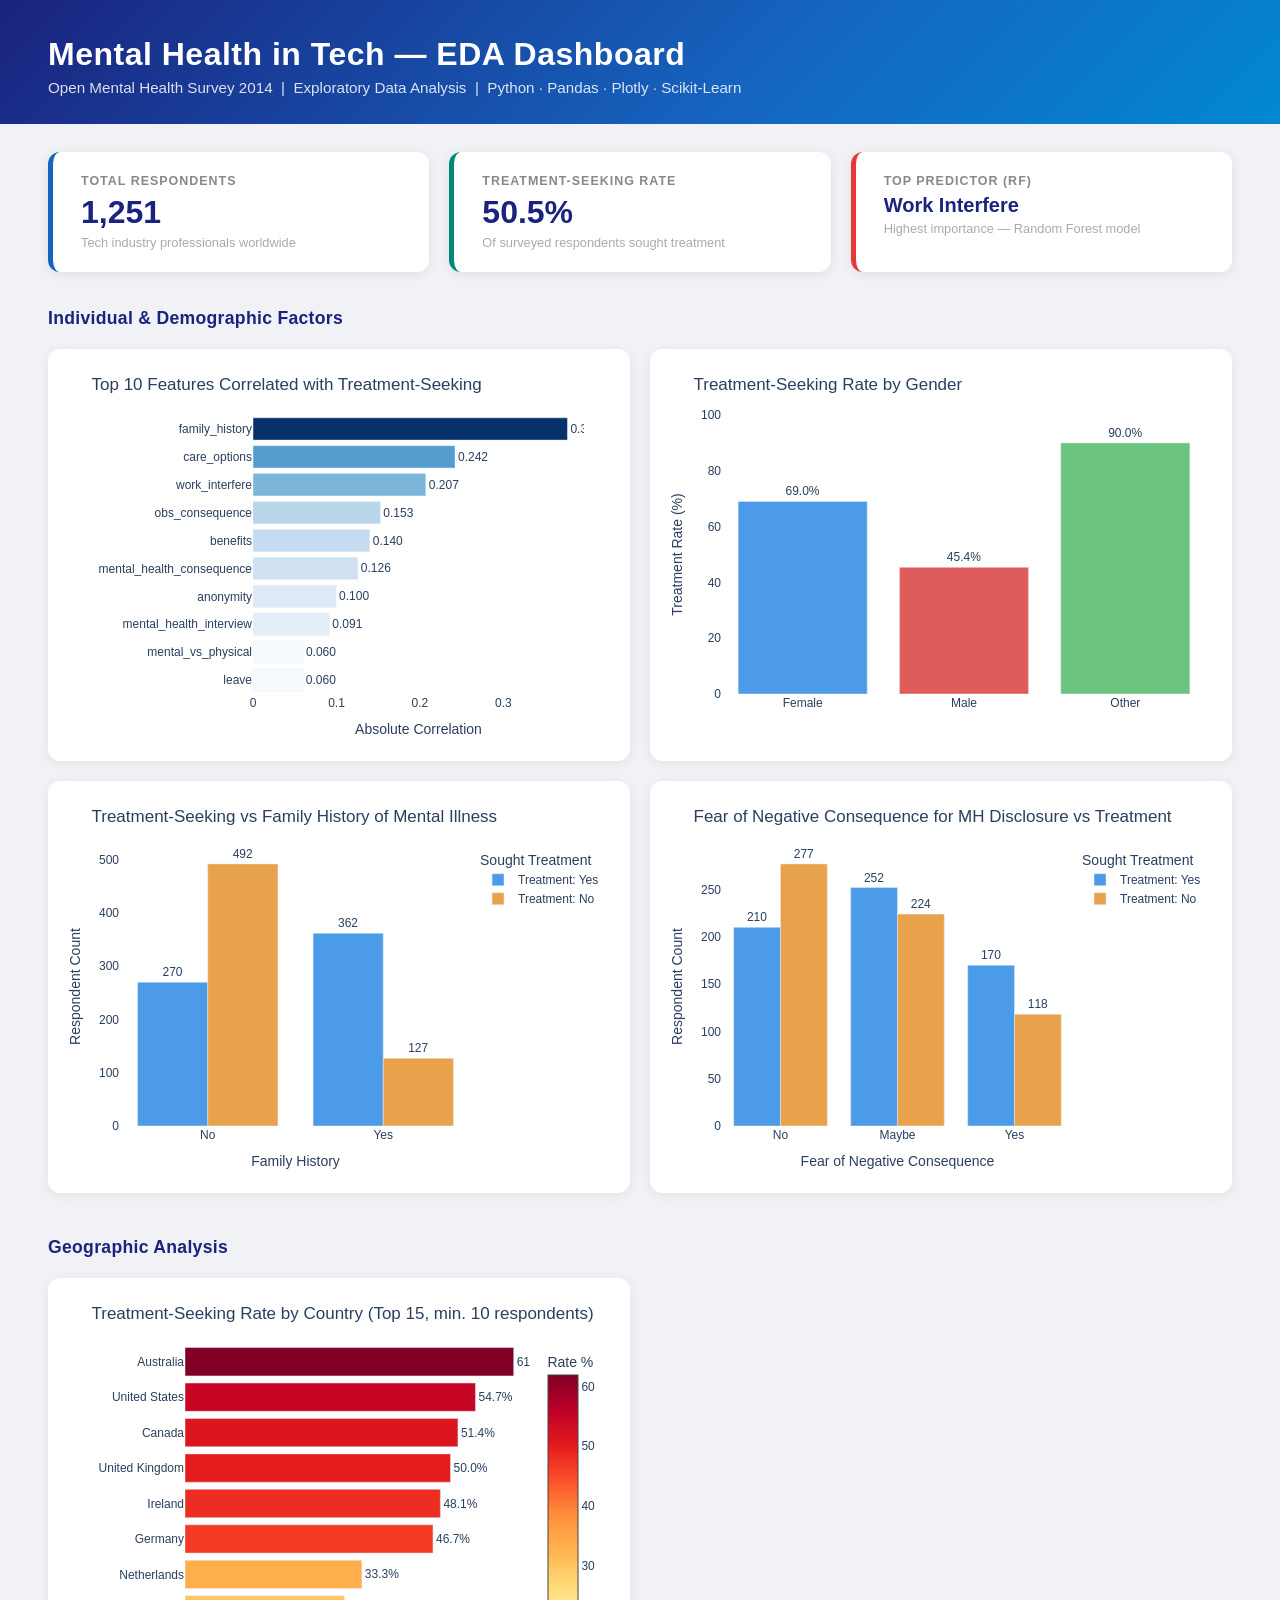
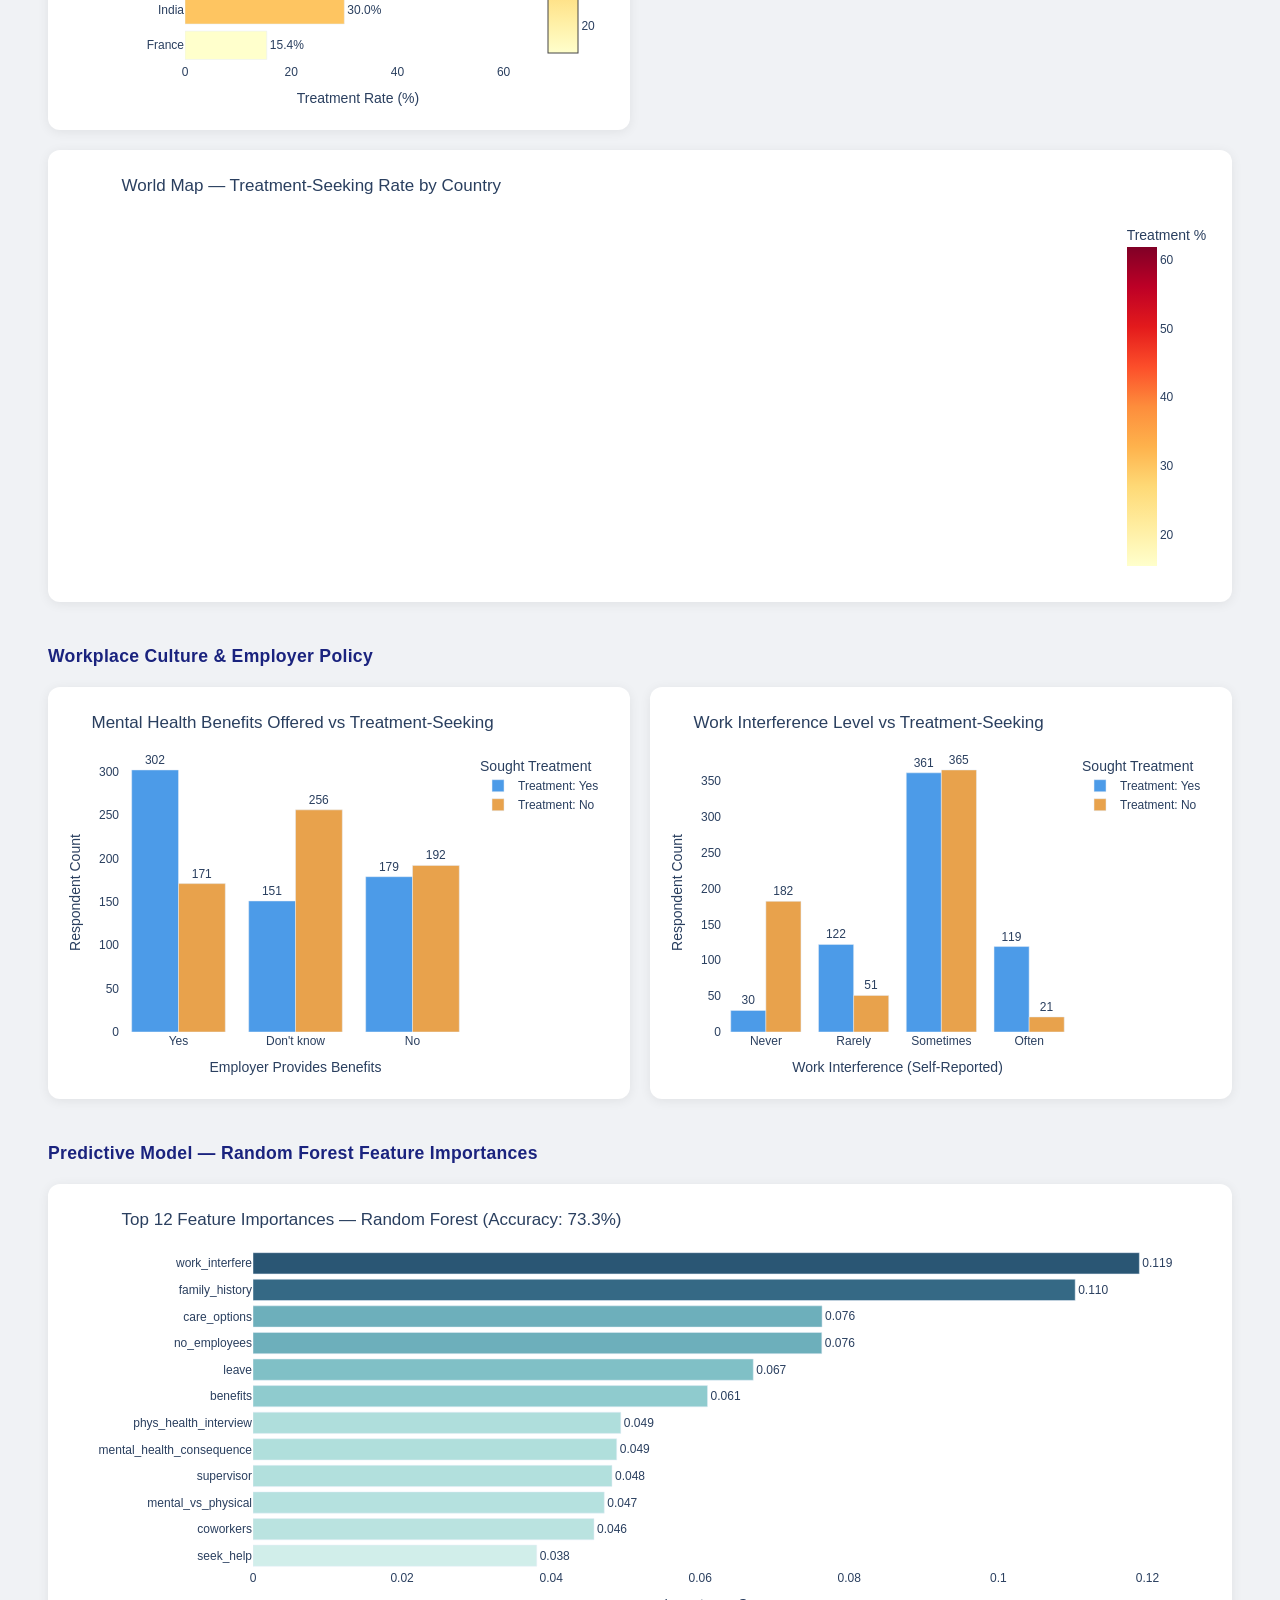
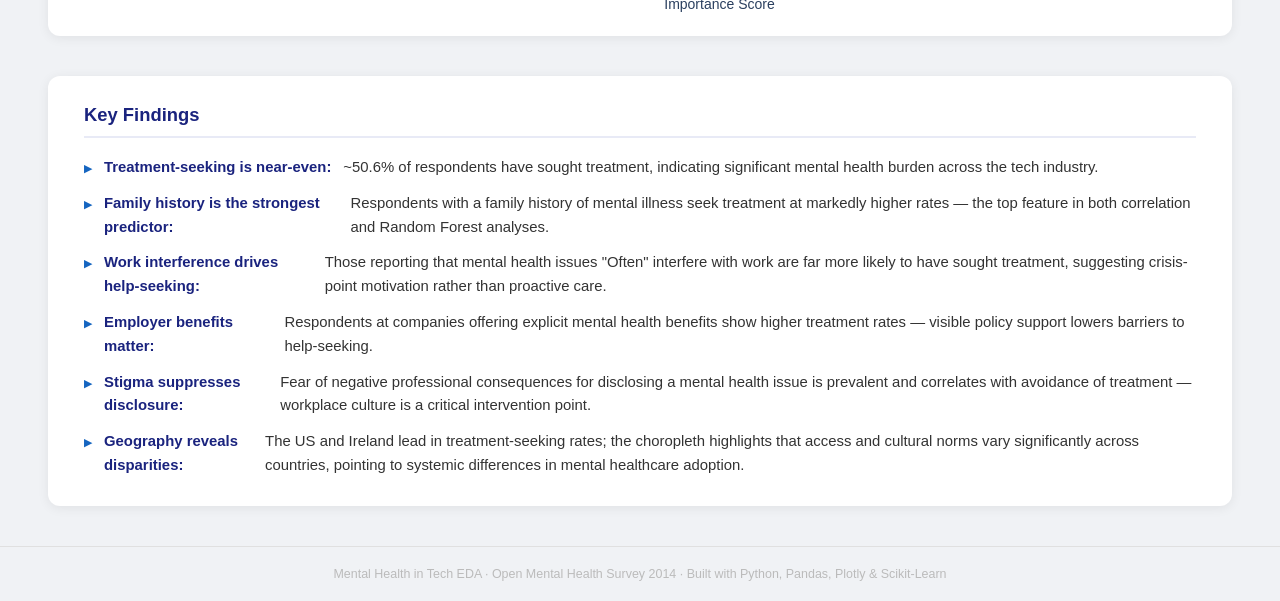
<file: demos/mental-health/index.html>
<!DOCTYPE html>
<html lang="en">
<head>
  <meta charset="UTF-8"/>
  <meta name="viewport" content="width=device-width, initial-scale=1.0"/>
  <title>Mental Health in Tech — EDA Dashboard</title>
  <script src="../plotly.min.js"></script>
  <style>
    *, *::before, *::after { box-sizing: border-box; margin: 0; padding: 0; }
    body {
      font-family: 'Segoe UI', Arial, sans-serif;
      background: #f0f2f5;
      color: #222;
    }

    /* ── Header ── */
    .header {
      background: linear-gradient(135deg, #1a237e 0%, #1565c0 60%, #0288d1 100%);
      color: white;
      padding: 36px 48px 28px;
    }
    .header h1 { font-size: 2rem; font-weight: 700; letter-spacing: 0.5px; }
    .header p  { margin-top: 6px; font-size: 0.95rem; opacity: 0.85; }

    /* ── Stat Cards ── */
    .cards {
      display: flex; gap: 20px; flex-wrap: wrap;
      padding: 28px 48px 8px;
    }
    .card {
      flex: 1; min-width: 200px;
      background: white;
      border-radius: 12px;
      padding: 22px 28px;
      box-shadow: 0 2px 12px rgba(0,0,0,0.08);
      border-left: 5px solid;
    }
    .card:nth-child(1) { border-color: #1565c0; }
    .card:nth-child(2) { border-color: #00897b; }
    .card:nth-child(3) { border-color: #e53935; }
    .card-label { font-size: 0.78rem; font-weight: 600;
                   text-transform: uppercase; letter-spacing: 1px;
                   color: #888; margin-bottom: 6px; }
    .card-value { font-size: 2rem; font-weight: 700; color: #1a237e; }
    .card-sub   { font-size: 0.8rem; color: #aaa; margin-top: 4px; }

    /* ── Section Labels ── */
    .section-title {
      padding: 28px 48px 4px;
      font-size: 1.1rem; font-weight: 700;
      color: #1a237e; letter-spacing: 0.3px;
    }

    /* ── Chart Grid ── */
    .grid {
      display: grid;
      grid-template-columns: repeat(2, 1fr);
      gap: 20px;
      padding: 16px 48px;
    }
    .chart-card {
      background: white;
      border-radius: 12px;
      padding: 16px;
      box-shadow: 0 2px 12px rgba(0,0,0,0.07);
      overflow: hidden;
    }
    .chart-card.full {
      grid-column: 1 / -1;   /* spans both columns */
    }

    /* ── Key Findings ── */
    .findings {
      margin: 24px 48px 40px;
      background: white;
      border-radius: 12px;
      padding: 28px 36px;
      box-shadow: 0 2px 12px rgba(0,0,0,0.07);
    }
    .findings h2 {
      font-size: 1.15rem; font-weight: 700;
      color: #1a237e; margin-bottom: 18px;
      padding-bottom: 10px;
      border-bottom: 2px solid #e8eaf6;
    }
    .findings ul { list-style: none; display: flex; flex-direction: column; gap: 12px; }
    .findings li {
      display: flex; align-items: flex-start; gap: 12px;
      font-size: 0.93rem; line-height: 1.6; color: #333;
    }
    .findings li::before {
      content: '▶';
      color: #1565c0; font-size: 0.7rem;
      margin-top: 4px; flex-shrink: 0;
    }
    .findings li strong { color: #1a237e; }

    /* ── Footer ── */
    .footer {
      text-align: center; padding: 20px;
      font-size: 0.78rem; color: #bbb;
      border-top: 1px solid #e0e0e0;
    }

    @media (max-width: 900px) {
      .grid { grid-template-columns: 1fr; }
      .chart-card.full { grid-column: 1; }
      .cards, .grid, .findings, .section-title { padding-left: 20px; padding-right: 20px; }
      .header { padding: 24px 20px; }
    }
  </style>
</head>
<body>

<!-- ══ HEADER ══ -->
<div class="header">
  <h1>Mental Health in Tech — EDA Dashboard</h1>
  <p>Open Mental Health Survey 2014 &nbsp;|&nbsp; Exploratory Data Analysis &nbsp;|&nbsp;
     Python · Pandas · Plotly · Scikit-Learn</p>
</div>

<!-- ══ STAT CARDS ══ -->
<div class="cards">
  <div class="card">
    <div class="card-label">Total Respondents</div>
    <div class="card-value">1,251</div>
    <div class="card-sub">Tech industry professionals worldwide</div>
  </div>
  <div class="card">
    <div class="card-label">Treatment-Seeking Rate</div>
    <div class="card-value">50.5%</div>
    <div class="card-sub">Of surveyed respondents sought treatment</div>
  </div>
  <div class="card">
    <div class="card-label">Top Predictor (RF)</div>
    <div class="card-value" style="font-size:1.25rem">Work Interfere</div>
    <div class="card-sub">Highest importance — Random Forest model</div>
  </div>
</div>

<!-- ══ SECTION 1: Individual & Demographic Factors ══ -->
<div class="section-title">Individual &amp; Demographic Factors</div>
<div class="grid">
  <div class="chart-card"><div>                            <div id="dfd8e5b0-6eac-4757-b2d9-fb21e8472a4c" class="plotly-graph-div" style="height:380px; width:100%;"></div>            <script type="text/javascript">                                    window.PLOTLYENV=window.PLOTLYENV || {};                                    if (document.getElementById("dfd8e5b0-6eac-4757-b2d9-fb21e8472a4c")) {                    Plotly.newPlot(                        "dfd8e5b0-6eac-4757-b2d9-fb21e8472a4c",                        [{"marker":{"color":[0.059625591011214396,0.05977856078040095,0.09138664077681846,0.099520753464751,0.12555352065075107,0.1398066461527902,0.15252408524780406,0.2069722320214631,0.24196949801102505,0.3766737770397152],"colorscale":[[0.0,"rgb(247,251,255)"],[0.125,"rgb(222,235,247)"],[0.25,"rgb(198,219,239)"],[0.375,"rgb(158,202,225)"],[0.5,"rgb(107,174,214)"],[0.625,"rgb(66,146,198)"],[0.75,"rgb(33,113,181)"],[0.875,"rgb(8,81,156)"],[1.0,"rgb(8,48,107)"]],"showscale":false},"orientation":"h","text":["0.060","0.060","0.091","0.100","0.126","0.140","0.153","0.207","0.242","0.377"],"textposition":"outside","x":[0.059625591011214396,0.05977856078040095,0.09138664077681846,0.099520753464751,0.12555352065075107,0.1398066461527902,0.15252408524780406,0.2069722320214631,0.24196949801102505,0.3766737770397152],"y":["leave","mental_vs_physical","mental_health_interview","anonymity","mental_health_consequence","benefits","obs_consequence","work_interfere","care_options","family_history"],"type":"bar"}],                        {"template":{"data":{"histogram2dcontour":[{"type":"histogram2dcontour","colorbar":{"outlinewidth":0,"ticks":""},"colorscale":[[0.0,"#0d0887"],[0.1111111111111111,"#46039f"],[0.2222222222222222,"#7201a8"],[0.3333333333333333,"#9c179e"],[0.4444444444444444,"#bd3786"],[0.5555555555555556,"#d8576b"],[0.6666666666666666,"#ed7953"],[0.7777777777777778,"#fb9f3a"],[0.8888888888888888,"#fdca26"],[1.0,"#f0f921"]]}],"choropleth":[{"type":"choropleth","colorbar":{"outlinewidth":0,"ticks":""}}],"histogram2d":[{"type":"histogram2d","colorbar":{"outlinewidth":0,"ticks":""},"colorscale":[[0.0,"#0d0887"],[0.1111111111111111,"#46039f"],[0.2222222222222222,"#7201a8"],[0.3333333333333333,"#9c179e"],[0.4444444444444444,"#bd3786"],[0.5555555555555556,"#d8576b"],[0.6666666666666666,"#ed7953"],[0.7777777777777778,"#fb9f3a"],[0.8888888888888888,"#fdca26"],[1.0,"#f0f921"]]}],"heatmap":[{"type":"heatmap","colorbar":{"outlinewidth":0,"ticks":""},"colorscale":[[0.0,"#0d0887"],[0.1111111111111111,"#46039f"],[0.2222222222222222,"#7201a8"],[0.3333333333333333,"#9c179e"],[0.4444444444444444,"#bd3786"],[0.5555555555555556,"#d8576b"],[0.6666666666666666,"#ed7953"],[0.7777777777777778,"#fb9f3a"],[0.8888888888888888,"#fdca26"],[1.0,"#f0f921"]]}],"heatmapgl":[{"type":"heatmapgl","colorbar":{"outlinewidth":0,"ticks":""},"colorscale":[[0.0,"#0d0887"],[0.1111111111111111,"#46039f"],[0.2222222222222222,"#7201a8"],[0.3333333333333333,"#9c179e"],[0.4444444444444444,"#bd3786"],[0.5555555555555556,"#d8576b"],[0.6666666666666666,"#ed7953"],[0.7777777777777778,"#fb9f3a"],[0.8888888888888888,"#fdca26"],[1.0,"#f0f921"]]}],"contourcarpet":[{"type":"contourcarpet","colorbar":{"outlinewidth":0,"ticks":""}}],"contour":[{"type":"contour","colorbar":{"outlinewidth":0,"ticks":""},"colorscale":[[0.0,"#0d0887"],[0.1111111111111111,"#46039f"],[0.2222222222222222,"#7201a8"],[0.3333333333333333,"#9c179e"],[0.4444444444444444,"#bd3786"],[0.5555555555555556,"#d8576b"],[0.6666666666666666,"#ed7953"],[0.7777777777777778,"#fb9f3a"],[0.8888888888888888,"#fdca26"],[1.0,"#f0f921"]]}],"surface":[{"type":"surface","colorbar":{"outlinewidth":0,"ticks":""},"colorscale":[[0.0,"#0d0887"],[0.1111111111111111,"#46039f"],[0.2222222222222222,"#7201a8"],[0.3333333333333333,"#9c179e"],[0.4444444444444444,"#bd3786"],[0.5555555555555556,"#d8576b"],[0.6666666666666666,"#ed7953"],[0.7777777777777778,"#fb9f3a"],[0.8888888888888888,"#fdca26"],[1.0,"#f0f921"]]}],"mesh3d":[{"type":"mesh3d","colorbar":{"outlinewidth":0,"ticks":""}}],"scatter":[{"fillpattern":{"fillmode":"overlay","size":10,"solidity":0.2},"type":"scatter"}],"parcoords":[{"type":"parcoords","line":{"colorbar":{"outlinewidth":0,"ticks":""}}}],"scatterpolargl":[{"type":"scatterpolargl","marker":{"colorbar":{"outlinewidth":0,"ticks":""}}}],"bar":[{"error_x":{"color":"#2a3f5f"},"error_y":{"color":"#2a3f5f"},"marker":{"line":{"color":"#E5ECF6","width":0.5},"pattern":{"fillmode":"overlay","size":10,"solidity":0.2}},"type":"bar"}],"scattergeo":[{"type":"scattergeo","marker":{"colorbar":{"outlinewidth":0,"ticks":""}}}],"scatterpolar":[{"type":"scatterpolar","marker":{"colorbar":{"outlinewidth":0,"ticks":""}}}],"histogram":[{"marker":{"pattern":{"fillmode":"overlay","size":10,"solidity":0.2}},"type":"histogram"}],"scattergl":[{"type":"scattergl","marker":{"colorbar":{"outlinewidth":0,"ticks":""}}}],"scatter3d":[{"type":"scatter3d","line":{"colorbar":{"outlinewidth":0,"ticks":""}},"marker":{"colorbar":{"outlinewidth":0,"ticks":""}}}],"scattermapbox":[{"type":"scattermapbox","marker":{"colorbar":{"outlinewidth":0,"ticks":""}}}],"scatterternary":[{"type":"scatterternary","marker":{"colorbar":{"outlinewidth":0,"ticks":""}}}],"scattercarpet":[{"type":"scattercarpet","marker":{"colorbar":{"outlinewidth":0,"ticks":""}}}],"carpet":[{"aaxis":{"endlinecolor":"#2a3f5f","gridcolor":"white","linecolor":"white","minorgridcolor":"white","startlinecolor":"#2a3f5f"},"baxis":{"endlinecolor":"#2a3f5f","gridcolor":"white","linecolor":"white","minorgridcolor":"white","startlinecolor":"#2a3f5f"},"type":"carpet"}],"table":[{"cells":{"fill":{"color":"#EBF0F8"},"line":{"color":"white"}},"header":{"fill":{"color":"#C8D4E3"},"line":{"color":"white"}},"type":"table"}],"barpolar":[{"marker":{"line":{"color":"#E5ECF6","width":0.5},"pattern":{"fillmode":"overlay","size":10,"solidity":0.2}},"type":"barpolar"}],"pie":[{"automargin":true,"type":"pie"}]},"layout":{"autotypenumbers":"strict","colorway":["#636efa","#EF553B","#00cc96","#ab63fa","#FFA15A","#19d3f3","#FF6692","#B6E880","#FF97FF","#FECB52"],"font":{"color":"#2a3f5f"},"hovermode":"closest","hoverlabel":{"align":"left"},"paper_bgcolor":"white","plot_bgcolor":"#E5ECF6","polar":{"bgcolor":"#E5ECF6","angularaxis":{"gridcolor":"white","linecolor":"white","ticks":""},"radialaxis":{"gridcolor":"white","linecolor":"white","ticks":""}},"ternary":{"bgcolor":"#E5ECF6","aaxis":{"gridcolor":"white","linecolor":"white","ticks":""},"baxis":{"gridcolor":"white","linecolor":"white","ticks":""},"caxis":{"gridcolor":"white","linecolor":"white","ticks":""}},"coloraxis":{"colorbar":{"outlinewidth":0,"ticks":""}},"colorscale":{"sequential":[[0.0,"#0d0887"],[0.1111111111111111,"#46039f"],[0.2222222222222222,"#7201a8"],[0.3333333333333333,"#9c179e"],[0.4444444444444444,"#bd3786"],[0.5555555555555556,"#d8576b"],[0.6666666666666666,"#ed7953"],[0.7777777777777778,"#fb9f3a"],[0.8888888888888888,"#fdca26"],[1.0,"#f0f921"]],"sequentialminus":[[0.0,"#0d0887"],[0.1111111111111111,"#46039f"],[0.2222222222222222,"#7201a8"],[0.3333333333333333,"#9c179e"],[0.4444444444444444,"#bd3786"],[0.5555555555555556,"#d8576b"],[0.6666666666666666,"#ed7953"],[0.7777777777777778,"#fb9f3a"],[0.8888888888888888,"#fdca26"],[1.0,"#f0f921"]],"diverging":[[0,"#8e0152"],[0.1,"#c51b7d"],[0.2,"#de77ae"],[0.3,"#f1b6da"],[0.4,"#fde0ef"],[0.5,"#f7f7f7"],[0.6,"#e6f5d0"],[0.7,"#b8e186"],[0.8,"#7fbc41"],[0.9,"#4d9221"],[1,"#276419"]]},"xaxis":{"gridcolor":"white","linecolor":"white","ticks":"","title":{"standoff":15},"zerolinecolor":"white","automargin":true,"zerolinewidth":2},"yaxis":{"gridcolor":"white","linecolor":"white","ticks":"","title":{"standoff":15},"zerolinecolor":"white","automargin":true,"zerolinewidth":2},"scene":{"xaxis":{"backgroundcolor":"#E5ECF6","gridcolor":"white","linecolor":"white","showbackground":true,"ticks":"","zerolinecolor":"white","gridwidth":2},"yaxis":{"backgroundcolor":"#E5ECF6","gridcolor":"white","linecolor":"white","showbackground":true,"ticks":"","zerolinecolor":"white","gridwidth":2},"zaxis":{"backgroundcolor":"#E5ECF6","gridcolor":"white","linecolor":"white","showbackground":true,"ticks":"","zerolinecolor":"white","gridwidth":2}},"shapedefaults":{"line":{"color":"#2a3f5f"}},"annotationdefaults":{"arrowcolor":"#2a3f5f","arrowhead":0,"arrowwidth":1},"geo":{"bgcolor":"white","landcolor":"#E5ECF6","subunitcolor":"white","showland":true,"showlakes":true,"lakecolor":"white"},"title":{"x":0.05},"mapbox":{"style":"light"}}},"margin":{"l":10,"r":30,"t":50,"b":40},"title":{"text":"Top 10 Features Correlated with Treatment-Seeking"},"xaxis":{"title":{"text":"Absolute Correlation"}},"yaxis":{"title":{"text":""}},"plot_bgcolor":"white","height":380},                        {"responsive": true}                    )                };                            </script>        </div></div>
  <div class="chart-card"><div>                            <div id="90ea05c3-4b22-4cc6-9be4-8027349932c5" class="plotly-graph-div" style="height:380px; width:100%;"></div>            <script type="text/javascript">                                    window.PLOTLYENV=window.PLOTLYENV || {};                                    if (document.getElementById("90ea05c3-4b22-4cc6-9be4-8027349932c5")) {                    Plotly.newPlot(                        "90ea05c3-4b22-4cc6-9be4-8027349932c5",                        [{"marker":{"color":["#4C9BE8","#E05C5C","#6AC47E"]},"text":["69.0%","45.4%","90.0%"],"textposition":"outside","x":["Female","Male","Other"],"y":[69.0,45.4,90.0],"type":"bar"}],                        {"template":{"data":{"histogram2dcontour":[{"type":"histogram2dcontour","colorbar":{"outlinewidth":0,"ticks":""},"colorscale":[[0.0,"#0d0887"],[0.1111111111111111,"#46039f"],[0.2222222222222222,"#7201a8"],[0.3333333333333333,"#9c179e"],[0.4444444444444444,"#bd3786"],[0.5555555555555556,"#d8576b"],[0.6666666666666666,"#ed7953"],[0.7777777777777778,"#fb9f3a"],[0.8888888888888888,"#fdca26"],[1.0,"#f0f921"]]}],"choropleth":[{"type":"choropleth","colorbar":{"outlinewidth":0,"ticks":""}}],"histogram2d":[{"type":"histogram2d","colorbar":{"outlinewidth":0,"ticks":""},"colorscale":[[0.0,"#0d0887"],[0.1111111111111111,"#46039f"],[0.2222222222222222,"#7201a8"],[0.3333333333333333,"#9c179e"],[0.4444444444444444,"#bd3786"],[0.5555555555555556,"#d8576b"],[0.6666666666666666,"#ed7953"],[0.7777777777777778,"#fb9f3a"],[0.8888888888888888,"#fdca26"],[1.0,"#f0f921"]]}],"heatmap":[{"type":"heatmap","colorbar":{"outlinewidth":0,"ticks":""},"colorscale":[[0.0,"#0d0887"],[0.1111111111111111,"#46039f"],[0.2222222222222222,"#7201a8"],[0.3333333333333333,"#9c179e"],[0.4444444444444444,"#bd3786"],[0.5555555555555556,"#d8576b"],[0.6666666666666666,"#ed7953"],[0.7777777777777778,"#fb9f3a"],[0.8888888888888888,"#fdca26"],[1.0,"#f0f921"]]}],"heatmapgl":[{"type":"heatmapgl","colorbar":{"outlinewidth":0,"ticks":""},"colorscale":[[0.0,"#0d0887"],[0.1111111111111111,"#46039f"],[0.2222222222222222,"#7201a8"],[0.3333333333333333,"#9c179e"],[0.4444444444444444,"#bd3786"],[0.5555555555555556,"#d8576b"],[0.6666666666666666,"#ed7953"],[0.7777777777777778,"#fb9f3a"],[0.8888888888888888,"#fdca26"],[1.0,"#f0f921"]]}],"contourcarpet":[{"type":"contourcarpet","colorbar":{"outlinewidth":0,"ticks":""}}],"contour":[{"type":"contour","colorbar":{"outlinewidth":0,"ticks":""},"colorscale":[[0.0,"#0d0887"],[0.1111111111111111,"#46039f"],[0.2222222222222222,"#7201a8"],[0.3333333333333333,"#9c179e"],[0.4444444444444444,"#bd3786"],[0.5555555555555556,"#d8576b"],[0.6666666666666666,"#ed7953"],[0.7777777777777778,"#fb9f3a"],[0.8888888888888888,"#fdca26"],[1.0,"#f0f921"]]}],"surface":[{"type":"surface","colorbar":{"outlinewidth":0,"ticks":""},"colorscale":[[0.0,"#0d0887"],[0.1111111111111111,"#46039f"],[0.2222222222222222,"#7201a8"],[0.3333333333333333,"#9c179e"],[0.4444444444444444,"#bd3786"],[0.5555555555555556,"#d8576b"],[0.6666666666666666,"#ed7953"],[0.7777777777777778,"#fb9f3a"],[0.8888888888888888,"#fdca26"],[1.0,"#f0f921"]]}],"mesh3d":[{"type":"mesh3d","colorbar":{"outlinewidth":0,"ticks":""}}],"scatter":[{"fillpattern":{"fillmode":"overlay","size":10,"solidity":0.2},"type":"scatter"}],"parcoords":[{"type":"parcoords","line":{"colorbar":{"outlinewidth":0,"ticks":""}}}],"scatterpolargl":[{"type":"scatterpolargl","marker":{"colorbar":{"outlinewidth":0,"ticks":""}}}],"bar":[{"error_x":{"color":"#2a3f5f"},"error_y":{"color":"#2a3f5f"},"marker":{"line":{"color":"#E5ECF6","width":0.5},"pattern":{"fillmode":"overlay","size":10,"solidity":0.2}},"type":"bar"}],"scattergeo":[{"type":"scattergeo","marker":{"colorbar":{"outlinewidth":0,"ticks":""}}}],"scatterpolar":[{"type":"scatterpolar","marker":{"colorbar":{"outlinewidth":0,"ticks":""}}}],"histogram":[{"marker":{"pattern":{"fillmode":"overlay","size":10,"solidity":0.2}},"type":"histogram"}],"scattergl":[{"type":"scattergl","marker":{"colorbar":{"outlinewidth":0,"ticks":""}}}],"scatter3d":[{"type":"scatter3d","line":{"colorbar":{"outlinewidth":0,"ticks":""}},"marker":{"colorbar":{"outlinewidth":0,"ticks":""}}}],"scattermapbox":[{"type":"scattermapbox","marker":{"colorbar":{"outlinewidth":0,"ticks":""}}}],"scatterternary":[{"type":"scatterternary","marker":{"colorbar":{"outlinewidth":0,"ticks":""}}}],"scattercarpet":[{"type":"scattercarpet","marker":{"colorbar":{"outlinewidth":0,"ticks":""}}}],"carpet":[{"aaxis":{"endlinecolor":"#2a3f5f","gridcolor":"white","linecolor":"white","minorgridcolor":"white","startlinecolor":"#2a3f5f"},"baxis":{"endlinecolor":"#2a3f5f","gridcolor":"white","linecolor":"white","minorgridcolor":"white","startlinecolor":"#2a3f5f"},"type":"carpet"}],"table":[{"cells":{"fill":{"color":"#EBF0F8"},"line":{"color":"white"}},"header":{"fill":{"color":"#C8D4E3"},"line":{"color":"white"}},"type":"table"}],"barpolar":[{"marker":{"line":{"color":"#E5ECF6","width":0.5},"pattern":{"fillmode":"overlay","size":10,"solidity":0.2}},"type":"barpolar"}],"pie":[{"automargin":true,"type":"pie"}]},"layout":{"autotypenumbers":"strict","colorway":["#636efa","#EF553B","#00cc96","#ab63fa","#FFA15A","#19d3f3","#FF6692","#B6E880","#FF97FF","#FECB52"],"font":{"color":"#2a3f5f"},"hovermode":"closest","hoverlabel":{"align":"left"},"paper_bgcolor":"white","plot_bgcolor":"#E5ECF6","polar":{"bgcolor":"#E5ECF6","angularaxis":{"gridcolor":"white","linecolor":"white","ticks":""},"radialaxis":{"gridcolor":"white","linecolor":"white","ticks":""}},"ternary":{"bgcolor":"#E5ECF6","aaxis":{"gridcolor":"white","linecolor":"white","ticks":""},"baxis":{"gridcolor":"white","linecolor":"white","ticks":""},"caxis":{"gridcolor":"white","linecolor":"white","ticks":""}},"coloraxis":{"colorbar":{"outlinewidth":0,"ticks":""}},"colorscale":{"sequential":[[0.0,"#0d0887"],[0.1111111111111111,"#46039f"],[0.2222222222222222,"#7201a8"],[0.3333333333333333,"#9c179e"],[0.4444444444444444,"#bd3786"],[0.5555555555555556,"#d8576b"],[0.6666666666666666,"#ed7953"],[0.7777777777777778,"#fb9f3a"],[0.8888888888888888,"#fdca26"],[1.0,"#f0f921"]],"sequentialminus":[[0.0,"#0d0887"],[0.1111111111111111,"#46039f"],[0.2222222222222222,"#7201a8"],[0.3333333333333333,"#9c179e"],[0.4444444444444444,"#bd3786"],[0.5555555555555556,"#d8576b"],[0.6666666666666666,"#ed7953"],[0.7777777777777778,"#fb9f3a"],[0.8888888888888888,"#fdca26"],[1.0,"#f0f921"]],"diverging":[[0,"#8e0152"],[0.1,"#c51b7d"],[0.2,"#de77ae"],[0.3,"#f1b6da"],[0.4,"#fde0ef"],[0.5,"#f7f7f7"],[0.6,"#e6f5d0"],[0.7,"#b8e186"],[0.8,"#7fbc41"],[0.9,"#4d9221"],[1,"#276419"]]},"xaxis":{"gridcolor":"white","linecolor":"white","ticks":"","title":{"standoff":15},"zerolinecolor":"white","automargin":true,"zerolinewidth":2},"yaxis":{"gridcolor":"white","linecolor":"white","ticks":"","title":{"standoff":15},"zerolinecolor":"white","automargin":true,"zerolinewidth":2},"scene":{"xaxis":{"backgroundcolor":"#E5ECF6","gridcolor":"white","linecolor":"white","showbackground":true,"ticks":"","zerolinecolor":"white","gridwidth":2},"yaxis":{"backgroundcolor":"#E5ECF6","gridcolor":"white","linecolor":"white","showbackground":true,"ticks":"","zerolinecolor":"white","gridwidth":2},"zaxis":{"backgroundcolor":"#E5ECF6","gridcolor":"white","linecolor":"white","showbackground":true,"ticks":"","zerolinecolor":"white","gridwidth":2}},"shapedefaults":{"line":{"color":"#2a3f5f"}},"annotationdefaults":{"arrowcolor":"#2a3f5f","arrowhead":0,"arrowwidth":1},"geo":{"bgcolor":"white","landcolor":"#E5ECF6","subunitcolor":"white","showland":true,"showlakes":true,"lakecolor":"white"},"title":{"x":0.05},"mapbox":{"style":"light"}}},"yaxis":{"title":{"text":"Treatment Rate (%)"},"range":[0,100]},"margin":{"l":10,"r":10,"t":50,"b":40},"title":{"text":"Treatment-Seeking Rate by Gender"},"xaxis":{"title":{"text":""}},"plot_bgcolor":"white","height":380},                        {"responsive": true}                    )                };                            </script>        </div></div>
  <div class="chart-card"><div>                            <div id="7e82f16b-5d54-4bbe-9f4f-8bea558c84fe" class="plotly-graph-div" style="height:380px; width:100%;"></div>            <script type="text/javascript">                                    window.PLOTLYENV=window.PLOTLYENV || {};                                    if (document.getElementById("7e82f16b-5d54-4bbe-9f4f-8bea558c84fe")) {                    Plotly.newPlot(                        "7e82f16b-5d54-4bbe-9f4f-8bea558c84fe",                        [{"marker":{"color":"#4C9BE8"},"name":"Treatment: Yes","text":[270.0,362.0],"textposition":"outside","x":["No","Yes"],"y":[270,362],"type":"bar"},{"marker":{"color":"#E8A24C"},"name":"Treatment: No","text":[492.0,127.0],"textposition":"outside","x":["No","Yes"],"y":[492,127],"type":"bar"}],                        {"template":{"data":{"histogram2dcontour":[{"type":"histogram2dcontour","colorbar":{"outlinewidth":0,"ticks":""},"colorscale":[[0.0,"#0d0887"],[0.1111111111111111,"#46039f"],[0.2222222222222222,"#7201a8"],[0.3333333333333333,"#9c179e"],[0.4444444444444444,"#bd3786"],[0.5555555555555556,"#d8576b"],[0.6666666666666666,"#ed7953"],[0.7777777777777778,"#fb9f3a"],[0.8888888888888888,"#fdca26"],[1.0,"#f0f921"]]}],"choropleth":[{"type":"choropleth","colorbar":{"outlinewidth":0,"ticks":""}}],"histogram2d":[{"type":"histogram2d","colorbar":{"outlinewidth":0,"ticks":""},"colorscale":[[0.0,"#0d0887"],[0.1111111111111111,"#46039f"],[0.2222222222222222,"#7201a8"],[0.3333333333333333,"#9c179e"],[0.4444444444444444,"#bd3786"],[0.5555555555555556,"#d8576b"],[0.6666666666666666,"#ed7953"],[0.7777777777777778,"#fb9f3a"],[0.8888888888888888,"#fdca26"],[1.0,"#f0f921"]]}],"heatmap":[{"type":"heatmap","colorbar":{"outlinewidth":0,"ticks":""},"colorscale":[[0.0,"#0d0887"],[0.1111111111111111,"#46039f"],[0.2222222222222222,"#7201a8"],[0.3333333333333333,"#9c179e"],[0.4444444444444444,"#bd3786"],[0.5555555555555556,"#d8576b"],[0.6666666666666666,"#ed7953"],[0.7777777777777778,"#fb9f3a"],[0.8888888888888888,"#fdca26"],[1.0,"#f0f921"]]}],"heatmapgl":[{"type":"heatmapgl","colorbar":{"outlinewidth":0,"ticks":""},"colorscale":[[0.0,"#0d0887"],[0.1111111111111111,"#46039f"],[0.2222222222222222,"#7201a8"],[0.3333333333333333,"#9c179e"],[0.4444444444444444,"#bd3786"],[0.5555555555555556,"#d8576b"],[0.6666666666666666,"#ed7953"],[0.7777777777777778,"#fb9f3a"],[0.8888888888888888,"#fdca26"],[1.0,"#f0f921"]]}],"contourcarpet":[{"type":"contourcarpet","colorbar":{"outlinewidth":0,"ticks":""}}],"contour":[{"type":"contour","colorbar":{"outlinewidth":0,"ticks":""},"colorscale":[[0.0,"#0d0887"],[0.1111111111111111,"#46039f"],[0.2222222222222222,"#7201a8"],[0.3333333333333333,"#9c179e"],[0.4444444444444444,"#bd3786"],[0.5555555555555556,"#d8576b"],[0.6666666666666666,"#ed7953"],[0.7777777777777778,"#fb9f3a"],[0.8888888888888888,"#fdca26"],[1.0,"#f0f921"]]}],"surface":[{"type":"surface","colorbar":{"outlinewidth":0,"ticks":""},"colorscale":[[0.0,"#0d0887"],[0.1111111111111111,"#46039f"],[0.2222222222222222,"#7201a8"],[0.3333333333333333,"#9c179e"],[0.4444444444444444,"#bd3786"],[0.5555555555555556,"#d8576b"],[0.6666666666666666,"#ed7953"],[0.7777777777777778,"#fb9f3a"],[0.8888888888888888,"#fdca26"],[1.0,"#f0f921"]]}],"mesh3d":[{"type":"mesh3d","colorbar":{"outlinewidth":0,"ticks":""}}],"scatter":[{"fillpattern":{"fillmode":"overlay","size":10,"solidity":0.2},"type":"scatter"}],"parcoords":[{"type":"parcoords","line":{"colorbar":{"outlinewidth":0,"ticks":""}}}],"scatterpolargl":[{"type":"scatterpolargl","marker":{"colorbar":{"outlinewidth":0,"ticks":""}}}],"bar":[{"error_x":{"color":"#2a3f5f"},"error_y":{"color":"#2a3f5f"},"marker":{"line":{"color":"#E5ECF6","width":0.5},"pattern":{"fillmode":"overlay","size":10,"solidity":0.2}},"type":"bar"}],"scattergeo":[{"type":"scattergeo","marker":{"colorbar":{"outlinewidth":0,"ticks":""}}}],"scatterpolar":[{"type":"scatterpolar","marker":{"colorbar":{"outlinewidth":0,"ticks":""}}}],"histogram":[{"marker":{"pattern":{"fillmode":"overlay","size":10,"solidity":0.2}},"type":"histogram"}],"scattergl":[{"type":"scattergl","marker":{"colorbar":{"outlinewidth":0,"ticks":""}}}],"scatter3d":[{"type":"scatter3d","line":{"colorbar":{"outlinewidth":0,"ticks":""}},"marker":{"colorbar":{"outlinewidth":0,"ticks":""}}}],"scattermapbox":[{"type":"scattermapbox","marker":{"colorbar":{"outlinewidth":0,"ticks":""}}}],"scatterternary":[{"type":"scatterternary","marker":{"colorbar":{"outlinewidth":0,"ticks":""}}}],"scattercarpet":[{"type":"scattercarpet","marker":{"colorbar":{"outlinewidth":0,"ticks":""}}}],"carpet":[{"aaxis":{"endlinecolor":"#2a3f5f","gridcolor":"white","linecolor":"white","minorgridcolor":"white","startlinecolor":"#2a3f5f"},"baxis":{"endlinecolor":"#2a3f5f","gridcolor":"white","linecolor":"white","minorgridcolor":"white","startlinecolor":"#2a3f5f"},"type":"carpet"}],"table":[{"cells":{"fill":{"color":"#EBF0F8"},"line":{"color":"white"}},"header":{"fill":{"color":"#C8D4E3"},"line":{"color":"white"}},"type":"table"}],"barpolar":[{"marker":{"line":{"color":"#E5ECF6","width":0.5},"pattern":{"fillmode":"overlay","size":10,"solidity":0.2}},"type":"barpolar"}],"pie":[{"automargin":true,"type":"pie"}]},"layout":{"autotypenumbers":"strict","colorway":["#636efa","#EF553B","#00cc96","#ab63fa","#FFA15A","#19d3f3","#FF6692","#B6E880","#FF97FF","#FECB52"],"font":{"color":"#2a3f5f"},"hovermode":"closest","hoverlabel":{"align":"left"},"paper_bgcolor":"white","plot_bgcolor":"#E5ECF6","polar":{"bgcolor":"#E5ECF6","angularaxis":{"gridcolor":"white","linecolor":"white","ticks":""},"radialaxis":{"gridcolor":"white","linecolor":"white","ticks":""}},"ternary":{"bgcolor":"#E5ECF6","aaxis":{"gridcolor":"white","linecolor":"white","ticks":""},"baxis":{"gridcolor":"white","linecolor":"white","ticks":""},"caxis":{"gridcolor":"white","linecolor":"white","ticks":""}},"coloraxis":{"colorbar":{"outlinewidth":0,"ticks":""}},"colorscale":{"sequential":[[0.0,"#0d0887"],[0.1111111111111111,"#46039f"],[0.2222222222222222,"#7201a8"],[0.3333333333333333,"#9c179e"],[0.4444444444444444,"#bd3786"],[0.5555555555555556,"#d8576b"],[0.6666666666666666,"#ed7953"],[0.7777777777777778,"#fb9f3a"],[0.8888888888888888,"#fdca26"],[1.0,"#f0f921"]],"sequentialminus":[[0.0,"#0d0887"],[0.1111111111111111,"#46039f"],[0.2222222222222222,"#7201a8"],[0.3333333333333333,"#9c179e"],[0.4444444444444444,"#bd3786"],[0.5555555555555556,"#d8576b"],[0.6666666666666666,"#ed7953"],[0.7777777777777778,"#fb9f3a"],[0.8888888888888888,"#fdca26"],[1.0,"#f0f921"]],"diverging":[[0,"#8e0152"],[0.1,"#c51b7d"],[0.2,"#de77ae"],[0.3,"#f1b6da"],[0.4,"#fde0ef"],[0.5,"#f7f7f7"],[0.6,"#e6f5d0"],[0.7,"#b8e186"],[0.8,"#7fbc41"],[0.9,"#4d9221"],[1,"#276419"]]},"xaxis":{"gridcolor":"white","linecolor":"white","ticks":"","title":{"standoff":15},"zerolinecolor":"white","automargin":true,"zerolinewidth":2},"yaxis":{"gridcolor":"white","linecolor":"white","ticks":"","title":{"standoff":15},"zerolinecolor":"white","automargin":true,"zerolinewidth":2},"scene":{"xaxis":{"backgroundcolor":"#E5ECF6","gridcolor":"white","linecolor":"white","showbackground":true,"ticks":"","zerolinecolor":"white","gridwidth":2},"yaxis":{"backgroundcolor":"#E5ECF6","gridcolor":"white","linecolor":"white","showbackground":true,"ticks":"","zerolinecolor":"white","gridwidth":2},"zaxis":{"backgroundcolor":"#E5ECF6","gridcolor":"white","linecolor":"white","showbackground":true,"ticks":"","zerolinecolor":"white","gridwidth":2}},"shapedefaults":{"line":{"color":"#2a3f5f"}},"annotationdefaults":{"arrowcolor":"#2a3f5f","arrowhead":0,"arrowwidth":1},"geo":{"bgcolor":"white","landcolor":"#E5ECF6","subunitcolor":"white","showland":true,"showlakes":true,"lakecolor":"white"},"title":{"x":0.05},"mapbox":{"style":"light"}}},"margin":{"l":10,"r":10,"t":50,"b":40},"barmode":"group","title":{"text":"Treatment-Seeking vs Family History of Mental Illness"},"xaxis":{"title":{"text":"Family History"}},"yaxis":{"title":{"text":"Respondent Count"}},"plot_bgcolor":"white","height":380,"legend":{"title":{"text":"Sought Treatment"}}},                        {"responsive": true}                    )                };                            </script>        </div></div>
  <div class="chart-card"><div>                            <div id="9f7dc83c-6233-45d0-ae12-86fd7658b67f" class="plotly-graph-div" style="height:380px; width:100%;"></div>            <script type="text/javascript">                                    window.PLOTLYENV=window.PLOTLYENV || {};                                    if (document.getElementById("9f7dc83c-6233-45d0-ae12-86fd7658b67f")) {                    Plotly.newPlot(                        "9f7dc83c-6233-45d0-ae12-86fd7658b67f",                        [{"marker":{"color":"#4C9BE8"},"name":"Treatment: Yes","text":[210.0,252.0,170.0],"textposition":"outside","x":["No","Maybe","Yes"],"y":[210,252,170],"type":"bar"},{"marker":{"color":"#E8A24C"},"name":"Treatment: No","text":[277.0,224.0,118.0],"textposition":"outside","x":["No","Maybe","Yes"],"y":[277,224,118],"type":"bar"}],                        {"template":{"data":{"histogram2dcontour":[{"type":"histogram2dcontour","colorbar":{"outlinewidth":0,"ticks":""},"colorscale":[[0.0,"#0d0887"],[0.1111111111111111,"#46039f"],[0.2222222222222222,"#7201a8"],[0.3333333333333333,"#9c179e"],[0.4444444444444444,"#bd3786"],[0.5555555555555556,"#d8576b"],[0.6666666666666666,"#ed7953"],[0.7777777777777778,"#fb9f3a"],[0.8888888888888888,"#fdca26"],[1.0,"#f0f921"]]}],"choropleth":[{"type":"choropleth","colorbar":{"outlinewidth":0,"ticks":""}}],"histogram2d":[{"type":"histogram2d","colorbar":{"outlinewidth":0,"ticks":""},"colorscale":[[0.0,"#0d0887"],[0.1111111111111111,"#46039f"],[0.2222222222222222,"#7201a8"],[0.3333333333333333,"#9c179e"],[0.4444444444444444,"#bd3786"],[0.5555555555555556,"#d8576b"],[0.6666666666666666,"#ed7953"],[0.7777777777777778,"#fb9f3a"],[0.8888888888888888,"#fdca26"],[1.0,"#f0f921"]]}],"heatmap":[{"type":"heatmap","colorbar":{"outlinewidth":0,"ticks":""},"colorscale":[[0.0,"#0d0887"],[0.1111111111111111,"#46039f"],[0.2222222222222222,"#7201a8"],[0.3333333333333333,"#9c179e"],[0.4444444444444444,"#bd3786"],[0.5555555555555556,"#d8576b"],[0.6666666666666666,"#ed7953"],[0.7777777777777778,"#fb9f3a"],[0.8888888888888888,"#fdca26"],[1.0,"#f0f921"]]}],"heatmapgl":[{"type":"heatmapgl","colorbar":{"outlinewidth":0,"ticks":""},"colorscale":[[0.0,"#0d0887"],[0.1111111111111111,"#46039f"],[0.2222222222222222,"#7201a8"],[0.3333333333333333,"#9c179e"],[0.4444444444444444,"#bd3786"],[0.5555555555555556,"#d8576b"],[0.6666666666666666,"#ed7953"],[0.7777777777777778,"#fb9f3a"],[0.8888888888888888,"#fdca26"],[1.0,"#f0f921"]]}],"contourcarpet":[{"type":"contourcarpet","colorbar":{"outlinewidth":0,"ticks":""}}],"contour":[{"type":"contour","colorbar":{"outlinewidth":0,"ticks":""},"colorscale":[[0.0,"#0d0887"],[0.1111111111111111,"#46039f"],[0.2222222222222222,"#7201a8"],[0.3333333333333333,"#9c179e"],[0.4444444444444444,"#bd3786"],[0.5555555555555556,"#d8576b"],[0.6666666666666666,"#ed7953"],[0.7777777777777778,"#fb9f3a"],[0.8888888888888888,"#fdca26"],[1.0,"#f0f921"]]}],"surface":[{"type":"surface","colorbar":{"outlinewidth":0,"ticks":""},"colorscale":[[0.0,"#0d0887"],[0.1111111111111111,"#46039f"],[0.2222222222222222,"#7201a8"],[0.3333333333333333,"#9c179e"],[0.4444444444444444,"#bd3786"],[0.5555555555555556,"#d8576b"],[0.6666666666666666,"#ed7953"],[0.7777777777777778,"#fb9f3a"],[0.8888888888888888,"#fdca26"],[1.0,"#f0f921"]]}],"mesh3d":[{"type":"mesh3d","colorbar":{"outlinewidth":0,"ticks":""}}],"scatter":[{"fillpattern":{"fillmode":"overlay","size":10,"solidity":0.2},"type":"scatter"}],"parcoords":[{"type":"parcoords","line":{"colorbar":{"outlinewidth":0,"ticks":""}}}],"scatterpolargl":[{"type":"scatterpolargl","marker":{"colorbar":{"outlinewidth":0,"ticks":""}}}],"bar":[{"error_x":{"color":"#2a3f5f"},"error_y":{"color":"#2a3f5f"},"marker":{"line":{"color":"#E5ECF6","width":0.5},"pattern":{"fillmode":"overlay","size":10,"solidity":0.2}},"type":"bar"}],"scattergeo":[{"type":"scattergeo","marker":{"colorbar":{"outlinewidth":0,"ticks":""}}}],"scatterpolar":[{"type":"scatterpolar","marker":{"colorbar":{"outlinewidth":0,"ticks":""}}}],"histogram":[{"marker":{"pattern":{"fillmode":"overlay","size":10,"solidity":0.2}},"type":"histogram"}],"scattergl":[{"type":"scattergl","marker":{"colorbar":{"outlinewidth":0,"ticks":""}}}],"scatter3d":[{"type":"scatter3d","line":{"colorbar":{"outlinewidth":0,"ticks":""}},"marker":{"colorbar":{"outlinewidth":0,"ticks":""}}}],"scattermapbox":[{"type":"scattermapbox","marker":{"colorbar":{"outlinewidth":0,"ticks":""}}}],"scatterternary":[{"type":"scatterternary","marker":{"colorbar":{"outlinewidth":0,"ticks":""}}}],"scattercarpet":[{"type":"scattercarpet","marker":{"colorbar":{"outlinewidth":0,"ticks":""}}}],"carpet":[{"aaxis":{"endlinecolor":"#2a3f5f","gridcolor":"white","linecolor":"white","minorgridcolor":"white","startlinecolor":"#2a3f5f"},"baxis":{"endlinecolor":"#2a3f5f","gridcolor":"white","linecolor":"white","minorgridcolor":"white","startlinecolor":"#2a3f5f"},"type":"carpet"}],"table":[{"cells":{"fill":{"color":"#EBF0F8"},"line":{"color":"white"}},"header":{"fill":{"color":"#C8D4E3"},"line":{"color":"white"}},"type":"table"}],"barpolar":[{"marker":{"line":{"color":"#E5ECF6","width":0.5},"pattern":{"fillmode":"overlay","size":10,"solidity":0.2}},"type":"barpolar"}],"pie":[{"automargin":true,"type":"pie"}]},"layout":{"autotypenumbers":"strict","colorway":["#636efa","#EF553B","#00cc96","#ab63fa","#FFA15A","#19d3f3","#FF6692","#B6E880","#FF97FF","#FECB52"],"font":{"color":"#2a3f5f"},"hovermode":"closest","hoverlabel":{"align":"left"},"paper_bgcolor":"white","plot_bgcolor":"#E5ECF6","polar":{"bgcolor":"#E5ECF6","angularaxis":{"gridcolor":"white","linecolor":"white","ticks":""},"radialaxis":{"gridcolor":"white","linecolor":"white","ticks":""}},"ternary":{"bgcolor":"#E5ECF6","aaxis":{"gridcolor":"white","linecolor":"white","ticks":""},"baxis":{"gridcolor":"white","linecolor":"white","ticks":""},"caxis":{"gridcolor":"white","linecolor":"white","ticks":""}},"coloraxis":{"colorbar":{"outlinewidth":0,"ticks":""}},"colorscale":{"sequential":[[0.0,"#0d0887"],[0.1111111111111111,"#46039f"],[0.2222222222222222,"#7201a8"],[0.3333333333333333,"#9c179e"],[0.4444444444444444,"#bd3786"],[0.5555555555555556,"#d8576b"],[0.6666666666666666,"#ed7953"],[0.7777777777777778,"#fb9f3a"],[0.8888888888888888,"#fdca26"],[1.0,"#f0f921"]],"sequentialminus":[[0.0,"#0d0887"],[0.1111111111111111,"#46039f"],[0.2222222222222222,"#7201a8"],[0.3333333333333333,"#9c179e"],[0.4444444444444444,"#bd3786"],[0.5555555555555556,"#d8576b"],[0.6666666666666666,"#ed7953"],[0.7777777777777778,"#fb9f3a"],[0.8888888888888888,"#fdca26"],[1.0,"#f0f921"]],"diverging":[[0,"#8e0152"],[0.1,"#c51b7d"],[0.2,"#de77ae"],[0.3,"#f1b6da"],[0.4,"#fde0ef"],[0.5,"#f7f7f7"],[0.6,"#e6f5d0"],[0.7,"#b8e186"],[0.8,"#7fbc41"],[0.9,"#4d9221"],[1,"#276419"]]},"xaxis":{"gridcolor":"white","linecolor":"white","ticks":"","title":{"standoff":15},"zerolinecolor":"white","automargin":true,"zerolinewidth":2},"yaxis":{"gridcolor":"white","linecolor":"white","ticks":"","title":{"standoff":15},"zerolinecolor":"white","automargin":true,"zerolinewidth":2},"scene":{"xaxis":{"backgroundcolor":"#E5ECF6","gridcolor":"white","linecolor":"white","showbackground":true,"ticks":"","zerolinecolor":"white","gridwidth":2},"yaxis":{"backgroundcolor":"#E5ECF6","gridcolor":"white","linecolor":"white","showbackground":true,"ticks":"","zerolinecolor":"white","gridwidth":2},"zaxis":{"backgroundcolor":"#E5ECF6","gridcolor":"white","linecolor":"white","showbackground":true,"ticks":"","zerolinecolor":"white","gridwidth":2}},"shapedefaults":{"line":{"color":"#2a3f5f"}},"annotationdefaults":{"arrowcolor":"#2a3f5f","arrowhead":0,"arrowwidth":1},"geo":{"bgcolor":"white","landcolor":"#E5ECF6","subunitcolor":"white","showland":true,"showlakes":true,"lakecolor":"white"},"title":{"x":0.05},"mapbox":{"style":"light"}}},"margin":{"l":10,"r":10,"t":50,"b":40},"barmode":"group","title":{"text":"Fear of Negative Consequence for MH Disclosure vs Treatment"},"xaxis":{"title":{"text":"Fear of Negative Consequence"}},"yaxis":{"title":{"text":"Respondent Count"}},"plot_bgcolor":"white","height":380,"legend":{"title":{"text":"Sought Treatment"}}},                        {"responsive": true}                    )                };                            </script>        </div></div>
</div>

<!-- ══ SECTION 2: Geographic Analysis ══ -->
<div class="section-title">Geographic Analysis</div>
<div class="grid">
  <div class="chart-card"><div>                            <div id="98f5546a-c2ac-4934-9435-6bf75c1a103c" class="plotly-graph-div" style="height:420px; width:100%;"></div>            <script type="text/javascript">                                    window.PLOTLYENV=window.PLOTLYENV || {};                                    if (document.getElementById("98f5546a-c2ac-4934-9435-6bf75c1a103c")) {                    Plotly.newPlot(                        "98f5546a-c2ac-4934-9435-6bf75c1a103c",                        [{"marker":{"color":[15.4,30.0,33.3,46.7,48.1,50.0,51.4,54.7,61.9],"colorbar":{"title":{"text":"Rate %"}},"colorscale":[[0.0,"rgb(255,255,204)"],[0.125,"rgb(255,237,160)"],[0.25,"rgb(254,217,118)"],[0.375,"rgb(254,178,76)"],[0.5,"rgb(253,141,60)"],[0.625,"rgb(252,78,42)"],[0.75,"rgb(227,26,28)"],[0.875,"rgb(189,0,38)"],[1.0,"rgb(128,0,38)"]],"showscale":true},"orientation":"h","text":["15.4%","30.0%","33.3%","46.7%","48.1%","50.0%","51.4%","54.7%","61.9%"],"textposition":"outside","x":[15.4,30.0,33.3,46.7,48.1,50.0,51.4,54.7,61.9],"y":["France","India","Netherlands","Germany","Ireland","United Kingdom","Canada","United States","Australia"],"type":"bar"}],                        {"template":{"data":{"histogram2dcontour":[{"type":"histogram2dcontour","colorbar":{"outlinewidth":0,"ticks":""},"colorscale":[[0.0,"#0d0887"],[0.1111111111111111,"#46039f"],[0.2222222222222222,"#7201a8"],[0.3333333333333333,"#9c179e"],[0.4444444444444444,"#bd3786"],[0.5555555555555556,"#d8576b"],[0.6666666666666666,"#ed7953"],[0.7777777777777778,"#fb9f3a"],[0.8888888888888888,"#fdca26"],[1.0,"#f0f921"]]}],"choropleth":[{"type":"choropleth","colorbar":{"outlinewidth":0,"ticks":""}}],"histogram2d":[{"type":"histogram2d","colorbar":{"outlinewidth":0,"ticks":""},"colorscale":[[0.0,"#0d0887"],[0.1111111111111111,"#46039f"],[0.2222222222222222,"#7201a8"],[0.3333333333333333,"#9c179e"],[0.4444444444444444,"#bd3786"],[0.5555555555555556,"#d8576b"],[0.6666666666666666,"#ed7953"],[0.7777777777777778,"#fb9f3a"],[0.8888888888888888,"#fdca26"],[1.0,"#f0f921"]]}],"heatmap":[{"type":"heatmap","colorbar":{"outlinewidth":0,"ticks":""},"colorscale":[[0.0,"#0d0887"],[0.1111111111111111,"#46039f"],[0.2222222222222222,"#7201a8"],[0.3333333333333333,"#9c179e"],[0.4444444444444444,"#bd3786"],[0.5555555555555556,"#d8576b"],[0.6666666666666666,"#ed7953"],[0.7777777777777778,"#fb9f3a"],[0.8888888888888888,"#fdca26"],[1.0,"#f0f921"]]}],"heatmapgl":[{"type":"heatmapgl","colorbar":{"outlinewidth":0,"ticks":""},"colorscale":[[0.0,"#0d0887"],[0.1111111111111111,"#46039f"],[0.2222222222222222,"#7201a8"],[0.3333333333333333,"#9c179e"],[0.4444444444444444,"#bd3786"],[0.5555555555555556,"#d8576b"],[0.6666666666666666,"#ed7953"],[0.7777777777777778,"#fb9f3a"],[0.8888888888888888,"#fdca26"],[1.0,"#f0f921"]]}],"contourcarpet":[{"type":"contourcarpet","colorbar":{"outlinewidth":0,"ticks":""}}],"contour":[{"type":"contour","colorbar":{"outlinewidth":0,"ticks":""},"colorscale":[[0.0,"#0d0887"],[0.1111111111111111,"#46039f"],[0.2222222222222222,"#7201a8"],[0.3333333333333333,"#9c179e"],[0.4444444444444444,"#bd3786"],[0.5555555555555556,"#d8576b"],[0.6666666666666666,"#ed7953"],[0.7777777777777778,"#fb9f3a"],[0.8888888888888888,"#fdca26"],[1.0,"#f0f921"]]}],"surface":[{"type":"surface","colorbar":{"outlinewidth":0,"ticks":""},"colorscale":[[0.0,"#0d0887"],[0.1111111111111111,"#46039f"],[0.2222222222222222,"#7201a8"],[0.3333333333333333,"#9c179e"],[0.4444444444444444,"#bd3786"],[0.5555555555555556,"#d8576b"],[0.6666666666666666,"#ed7953"],[0.7777777777777778,"#fb9f3a"],[0.8888888888888888,"#fdca26"],[1.0,"#f0f921"]]}],"mesh3d":[{"type":"mesh3d","colorbar":{"outlinewidth":0,"ticks":""}}],"scatter":[{"fillpattern":{"fillmode":"overlay","size":10,"solidity":0.2},"type":"scatter"}],"parcoords":[{"type":"parcoords","line":{"colorbar":{"outlinewidth":0,"ticks":""}}}],"scatterpolargl":[{"type":"scatterpolargl","marker":{"colorbar":{"outlinewidth":0,"ticks":""}}}],"bar":[{"error_x":{"color":"#2a3f5f"},"error_y":{"color":"#2a3f5f"},"marker":{"line":{"color":"#E5ECF6","width":0.5},"pattern":{"fillmode":"overlay","size":10,"solidity":0.2}},"type":"bar"}],"scattergeo":[{"type":"scattergeo","marker":{"colorbar":{"outlinewidth":0,"ticks":""}}}],"scatterpolar":[{"type":"scatterpolar","marker":{"colorbar":{"outlinewidth":0,"ticks":""}}}],"histogram":[{"marker":{"pattern":{"fillmode":"overlay","size":10,"solidity":0.2}},"type":"histogram"}],"scattergl":[{"type":"scattergl","marker":{"colorbar":{"outlinewidth":0,"ticks":""}}}],"scatter3d":[{"type":"scatter3d","line":{"colorbar":{"outlinewidth":0,"ticks":""}},"marker":{"colorbar":{"outlinewidth":0,"ticks":""}}}],"scattermapbox":[{"type":"scattermapbox","marker":{"colorbar":{"outlinewidth":0,"ticks":""}}}],"scatterternary":[{"type":"scatterternary","marker":{"colorbar":{"outlinewidth":0,"ticks":""}}}],"scattercarpet":[{"type":"scattercarpet","marker":{"colorbar":{"outlinewidth":0,"ticks":""}}}],"carpet":[{"aaxis":{"endlinecolor":"#2a3f5f","gridcolor":"white","linecolor":"white","minorgridcolor":"white","startlinecolor":"#2a3f5f"},"baxis":{"endlinecolor":"#2a3f5f","gridcolor":"white","linecolor":"white","minorgridcolor":"white","startlinecolor":"#2a3f5f"},"type":"carpet"}],"table":[{"cells":{"fill":{"color":"#EBF0F8"},"line":{"color":"white"}},"header":{"fill":{"color":"#C8D4E3"},"line":{"color":"white"}},"type":"table"}],"barpolar":[{"marker":{"line":{"color":"#E5ECF6","width":0.5},"pattern":{"fillmode":"overlay","size":10,"solidity":0.2}},"type":"barpolar"}],"pie":[{"automargin":true,"type":"pie"}]},"layout":{"autotypenumbers":"strict","colorway":["#636efa","#EF553B","#00cc96","#ab63fa","#FFA15A","#19d3f3","#FF6692","#B6E880","#FF97FF","#FECB52"],"font":{"color":"#2a3f5f"},"hovermode":"closest","hoverlabel":{"align":"left"},"paper_bgcolor":"white","plot_bgcolor":"#E5ECF6","polar":{"bgcolor":"#E5ECF6","angularaxis":{"gridcolor":"white","linecolor":"white","ticks":""},"radialaxis":{"gridcolor":"white","linecolor":"white","ticks":""}},"ternary":{"bgcolor":"#E5ECF6","aaxis":{"gridcolor":"white","linecolor":"white","ticks":""},"baxis":{"gridcolor":"white","linecolor":"white","ticks":""},"caxis":{"gridcolor":"white","linecolor":"white","ticks":""}},"coloraxis":{"colorbar":{"outlinewidth":0,"ticks":""}},"colorscale":{"sequential":[[0.0,"#0d0887"],[0.1111111111111111,"#46039f"],[0.2222222222222222,"#7201a8"],[0.3333333333333333,"#9c179e"],[0.4444444444444444,"#bd3786"],[0.5555555555555556,"#d8576b"],[0.6666666666666666,"#ed7953"],[0.7777777777777778,"#fb9f3a"],[0.8888888888888888,"#fdca26"],[1.0,"#f0f921"]],"sequentialminus":[[0.0,"#0d0887"],[0.1111111111111111,"#46039f"],[0.2222222222222222,"#7201a8"],[0.3333333333333333,"#9c179e"],[0.4444444444444444,"#bd3786"],[0.5555555555555556,"#d8576b"],[0.6666666666666666,"#ed7953"],[0.7777777777777778,"#fb9f3a"],[0.8888888888888888,"#fdca26"],[1.0,"#f0f921"]],"diverging":[[0,"#8e0152"],[0.1,"#c51b7d"],[0.2,"#de77ae"],[0.3,"#f1b6da"],[0.4,"#fde0ef"],[0.5,"#f7f7f7"],[0.6,"#e6f5d0"],[0.7,"#b8e186"],[0.8,"#7fbc41"],[0.9,"#4d9221"],[1,"#276419"]]},"xaxis":{"gridcolor":"white","linecolor":"white","ticks":"","title":{"standoff":15},"zerolinecolor":"white","automargin":true,"zerolinewidth":2},"yaxis":{"gridcolor":"white","linecolor":"white","ticks":"","title":{"standoff":15},"zerolinecolor":"white","automargin":true,"zerolinewidth":2},"scene":{"xaxis":{"backgroundcolor":"#E5ECF6","gridcolor":"white","linecolor":"white","showbackground":true,"ticks":"","zerolinecolor":"white","gridwidth":2},"yaxis":{"backgroundcolor":"#E5ECF6","gridcolor":"white","linecolor":"white","showbackground":true,"ticks":"","zerolinecolor":"white","gridwidth":2},"zaxis":{"backgroundcolor":"#E5ECF6","gridcolor":"white","linecolor":"white","showbackground":true,"ticks":"","zerolinecolor":"white","gridwidth":2}},"shapedefaults":{"line":{"color":"#2a3f5f"}},"annotationdefaults":{"arrowcolor":"#2a3f5f","arrowhead":0,"arrowwidth":1},"geo":{"bgcolor":"white","landcolor":"#E5ECF6","subunitcolor":"white","showland":true,"showlakes":true,"lakecolor":"white"},"title":{"x":0.05},"mapbox":{"style":"light"}}},"margin":{"l":10,"r":60,"t":50,"b":40},"title":{"text":"Treatment-Seeking Rate by Country (Top 15, min. 10 respondents)"},"xaxis":{"title":{"text":"Treatment Rate (%)"}},"yaxis":{"title":{"text":""}},"plot_bgcolor":"white","height":420},                        {"responsive": true}                    )                };                            </script>        </div></div>
  <div class="chart-card full"><div>                            <div id="8012151a-50aa-4253-a9f3-947c1e8360da" class="plotly-graph-div" style="height:420px; width:100%;"></div>            <script type="text/javascript">                                    window.PLOTLYENV=window.PLOTLYENV || {};                                    if (document.getElementById("8012151a-50aa-4253-a9f3-947c1e8360da")) {                    Plotly.newPlot(                        "8012151a-50aa-4253-a9f3-947c1e8360da",                        [{"colorbar":{"title":{"text":"Treatment %"}},"colorscale":[[0.0,"rgb(255,255,204)"],[0.125,"rgb(255,237,160)"],[0.25,"rgb(254,217,118)"],[0.375,"rgb(254,178,76)"],[0.5,"rgb(253,141,60)"],[0.625,"rgb(252,78,42)"],[0.75,"rgb(227,26,28)"],[0.875,"rgb(189,0,38)"],[1.0,"rgb(128,0,38)"]],"locations":["AUS","CAN","FRA","DEU","IND","IRL","NLD","GBR","USA"],"marker":{"line":{"color":"white","width":0.5}},"text":["Australia","Canada","France","Germany","India","Ireland","Netherlands","United Kingdom","United States"],"z":[61.9,51.4,15.4,46.7,30.0,48.1,33.3,50.0,54.7],"type":"choropleth"}],                        {"template":{"data":{"histogram2dcontour":[{"type":"histogram2dcontour","colorbar":{"outlinewidth":0,"ticks":""},"colorscale":[[0.0,"#0d0887"],[0.1111111111111111,"#46039f"],[0.2222222222222222,"#7201a8"],[0.3333333333333333,"#9c179e"],[0.4444444444444444,"#bd3786"],[0.5555555555555556,"#d8576b"],[0.6666666666666666,"#ed7953"],[0.7777777777777778,"#fb9f3a"],[0.8888888888888888,"#fdca26"],[1.0,"#f0f921"]]}],"choropleth":[{"type":"choropleth","colorbar":{"outlinewidth":0,"ticks":""}}],"histogram2d":[{"type":"histogram2d","colorbar":{"outlinewidth":0,"ticks":""},"colorscale":[[0.0,"#0d0887"],[0.1111111111111111,"#46039f"],[0.2222222222222222,"#7201a8"],[0.3333333333333333,"#9c179e"],[0.4444444444444444,"#bd3786"],[0.5555555555555556,"#d8576b"],[0.6666666666666666,"#ed7953"],[0.7777777777777778,"#fb9f3a"],[0.8888888888888888,"#fdca26"],[1.0,"#f0f921"]]}],"heatmap":[{"type":"heatmap","colorbar":{"outlinewidth":0,"ticks":""},"colorscale":[[0.0,"#0d0887"],[0.1111111111111111,"#46039f"],[0.2222222222222222,"#7201a8"],[0.3333333333333333,"#9c179e"],[0.4444444444444444,"#bd3786"],[0.5555555555555556,"#d8576b"],[0.6666666666666666,"#ed7953"],[0.7777777777777778,"#fb9f3a"],[0.8888888888888888,"#fdca26"],[1.0,"#f0f921"]]}],"heatmapgl":[{"type":"heatmapgl","colorbar":{"outlinewidth":0,"ticks":""},"colorscale":[[0.0,"#0d0887"],[0.1111111111111111,"#46039f"],[0.2222222222222222,"#7201a8"],[0.3333333333333333,"#9c179e"],[0.4444444444444444,"#bd3786"],[0.5555555555555556,"#d8576b"],[0.6666666666666666,"#ed7953"],[0.7777777777777778,"#fb9f3a"],[0.8888888888888888,"#fdca26"],[1.0,"#f0f921"]]}],"contourcarpet":[{"type":"contourcarpet","colorbar":{"outlinewidth":0,"ticks":""}}],"contour":[{"type":"contour","colorbar":{"outlinewidth":0,"ticks":""},"colorscale":[[0.0,"#0d0887"],[0.1111111111111111,"#46039f"],[0.2222222222222222,"#7201a8"],[0.3333333333333333,"#9c179e"],[0.4444444444444444,"#bd3786"],[0.5555555555555556,"#d8576b"],[0.6666666666666666,"#ed7953"],[0.7777777777777778,"#fb9f3a"],[0.8888888888888888,"#fdca26"],[1.0,"#f0f921"]]}],"surface":[{"type":"surface","colorbar":{"outlinewidth":0,"ticks":""},"colorscale":[[0.0,"#0d0887"],[0.1111111111111111,"#46039f"],[0.2222222222222222,"#7201a8"],[0.3333333333333333,"#9c179e"],[0.4444444444444444,"#bd3786"],[0.5555555555555556,"#d8576b"],[0.6666666666666666,"#ed7953"],[0.7777777777777778,"#fb9f3a"],[0.8888888888888888,"#fdca26"],[1.0,"#f0f921"]]}],"mesh3d":[{"type":"mesh3d","colorbar":{"outlinewidth":0,"ticks":""}}],"scatter":[{"fillpattern":{"fillmode":"overlay","size":10,"solidity":0.2},"type":"scatter"}],"parcoords":[{"type":"parcoords","line":{"colorbar":{"outlinewidth":0,"ticks":""}}}],"scatterpolargl":[{"type":"scatterpolargl","marker":{"colorbar":{"outlinewidth":0,"ticks":""}}}],"bar":[{"error_x":{"color":"#2a3f5f"},"error_y":{"color":"#2a3f5f"},"marker":{"line":{"color":"#E5ECF6","width":0.5},"pattern":{"fillmode":"overlay","size":10,"solidity":0.2}},"type":"bar"}],"scattergeo":[{"type":"scattergeo","marker":{"colorbar":{"outlinewidth":0,"ticks":""}}}],"scatterpolar":[{"type":"scatterpolar","marker":{"colorbar":{"outlinewidth":0,"ticks":""}}}],"histogram":[{"marker":{"pattern":{"fillmode":"overlay","size":10,"solidity":0.2}},"type":"histogram"}],"scattergl":[{"type":"scattergl","marker":{"colorbar":{"outlinewidth":0,"ticks":""}}}],"scatter3d":[{"type":"scatter3d","line":{"colorbar":{"outlinewidth":0,"ticks":""}},"marker":{"colorbar":{"outlinewidth":0,"ticks":""}}}],"scattermapbox":[{"type":"scattermapbox","marker":{"colorbar":{"outlinewidth":0,"ticks":""}}}],"scatterternary":[{"type":"scatterternary","marker":{"colorbar":{"outlinewidth":0,"ticks":""}}}],"scattercarpet":[{"type":"scattercarpet","marker":{"colorbar":{"outlinewidth":0,"ticks":""}}}],"carpet":[{"aaxis":{"endlinecolor":"#2a3f5f","gridcolor":"white","linecolor":"white","minorgridcolor":"white","startlinecolor":"#2a3f5f"},"baxis":{"endlinecolor":"#2a3f5f","gridcolor":"white","linecolor":"white","minorgridcolor":"white","startlinecolor":"#2a3f5f"},"type":"carpet"}],"table":[{"cells":{"fill":{"color":"#EBF0F8"},"line":{"color":"white"}},"header":{"fill":{"color":"#C8D4E3"},"line":{"color":"white"}},"type":"table"}],"barpolar":[{"marker":{"line":{"color":"#E5ECF6","width":0.5},"pattern":{"fillmode":"overlay","size":10,"solidity":0.2}},"type":"barpolar"}],"pie":[{"automargin":true,"type":"pie"}]},"layout":{"autotypenumbers":"strict","colorway":["#636efa","#EF553B","#00cc96","#ab63fa","#FFA15A","#19d3f3","#FF6692","#B6E880","#FF97FF","#FECB52"],"font":{"color":"#2a3f5f"},"hovermode":"closest","hoverlabel":{"align":"left"},"paper_bgcolor":"white","plot_bgcolor":"#E5ECF6","polar":{"bgcolor":"#E5ECF6","angularaxis":{"gridcolor":"white","linecolor":"white","ticks":""},"radialaxis":{"gridcolor":"white","linecolor":"white","ticks":""}},"ternary":{"bgcolor":"#E5ECF6","aaxis":{"gridcolor":"white","linecolor":"white","ticks":""},"baxis":{"gridcolor":"white","linecolor":"white","ticks":""},"caxis":{"gridcolor":"white","linecolor":"white","ticks":""}},"coloraxis":{"colorbar":{"outlinewidth":0,"ticks":""}},"colorscale":{"sequential":[[0.0,"#0d0887"],[0.1111111111111111,"#46039f"],[0.2222222222222222,"#7201a8"],[0.3333333333333333,"#9c179e"],[0.4444444444444444,"#bd3786"],[0.5555555555555556,"#d8576b"],[0.6666666666666666,"#ed7953"],[0.7777777777777778,"#fb9f3a"],[0.8888888888888888,"#fdca26"],[1.0,"#f0f921"]],"sequentialminus":[[0.0,"#0d0887"],[0.1111111111111111,"#46039f"],[0.2222222222222222,"#7201a8"],[0.3333333333333333,"#9c179e"],[0.4444444444444444,"#bd3786"],[0.5555555555555556,"#d8576b"],[0.6666666666666666,"#ed7953"],[0.7777777777777778,"#fb9f3a"],[0.8888888888888888,"#fdca26"],[1.0,"#f0f921"]],"diverging":[[0,"#8e0152"],[0.1,"#c51b7d"],[0.2,"#de77ae"],[0.3,"#f1b6da"],[0.4,"#fde0ef"],[0.5,"#f7f7f7"],[0.6,"#e6f5d0"],[0.7,"#b8e186"],[0.8,"#7fbc41"],[0.9,"#4d9221"],[1,"#276419"]]},"xaxis":{"gridcolor":"white","linecolor":"white","ticks":"","title":{"standoff":15},"zerolinecolor":"white","automargin":true,"zerolinewidth":2},"yaxis":{"gridcolor":"white","linecolor":"white","ticks":"","title":{"standoff":15},"zerolinecolor":"white","automargin":true,"zerolinewidth":2},"scene":{"xaxis":{"backgroundcolor":"#E5ECF6","gridcolor":"white","linecolor":"white","showbackground":true,"ticks":"","zerolinecolor":"white","gridwidth":2},"yaxis":{"backgroundcolor":"#E5ECF6","gridcolor":"white","linecolor":"white","showbackground":true,"ticks":"","zerolinecolor":"white","gridwidth":2},"zaxis":{"backgroundcolor":"#E5ECF6","gridcolor":"white","linecolor":"white","showbackground":true,"ticks":"","zerolinecolor":"white","gridwidth":2}},"shapedefaults":{"line":{"color":"#2a3f5f"}},"annotationdefaults":{"arrowcolor":"#2a3f5f","arrowhead":0,"arrowwidth":1},"geo":{"bgcolor":"white","landcolor":"#E5ECF6","subunitcolor":"white","showland":true,"showlakes":true,"lakecolor":"white"},"title":{"x":0.05},"mapbox":{"style":"light"}}},"geo":{"projection":{"type":"natural earth"},"showframe":false,"showcoastlines":true,"bgcolor":"#f9f9f9"},"margin":{"l":0,"r":0,"t":50,"b":10},"title":{"text":"World Map — Treatment-Seeking Rate by Country"},"height":420},                        {"responsive": true}                    )                };                            </script>        </div></div>
</div>

<!-- ══ SECTION 3: Workplace Culture & Employer Policy ══ -->
<div class="section-title">Workplace Culture &amp; Employer Policy</div>
<div class="grid">
  <div class="chart-card"><div>                            <div id="6995a88d-cc5a-4469-8ed2-4bbfae78e983" class="plotly-graph-div" style="height:380px; width:100%;"></div>            <script type="text/javascript">                                    window.PLOTLYENV=window.PLOTLYENV || {};                                    if (document.getElementById("6995a88d-cc5a-4469-8ed2-4bbfae78e983")) {                    Plotly.newPlot(                        "6995a88d-cc5a-4469-8ed2-4bbfae78e983",                        [{"marker":{"color":"#4C9BE8"},"name":"Treatment: Yes","text":[302.0,151.0,179.0],"textposition":"outside","x":["Yes","Don't know","No"],"y":[302,151,179],"type":"bar"},{"marker":{"color":"#E8A24C"},"name":"Treatment: No","text":[171.0,256.0,192.0],"textposition":"outside","x":["Yes","Don't know","No"],"y":[171,256,192],"type":"bar"}],                        {"template":{"data":{"histogram2dcontour":[{"type":"histogram2dcontour","colorbar":{"outlinewidth":0,"ticks":""},"colorscale":[[0.0,"#0d0887"],[0.1111111111111111,"#46039f"],[0.2222222222222222,"#7201a8"],[0.3333333333333333,"#9c179e"],[0.4444444444444444,"#bd3786"],[0.5555555555555556,"#d8576b"],[0.6666666666666666,"#ed7953"],[0.7777777777777778,"#fb9f3a"],[0.8888888888888888,"#fdca26"],[1.0,"#f0f921"]]}],"choropleth":[{"type":"choropleth","colorbar":{"outlinewidth":0,"ticks":""}}],"histogram2d":[{"type":"histogram2d","colorbar":{"outlinewidth":0,"ticks":""},"colorscale":[[0.0,"#0d0887"],[0.1111111111111111,"#46039f"],[0.2222222222222222,"#7201a8"],[0.3333333333333333,"#9c179e"],[0.4444444444444444,"#bd3786"],[0.5555555555555556,"#d8576b"],[0.6666666666666666,"#ed7953"],[0.7777777777777778,"#fb9f3a"],[0.8888888888888888,"#fdca26"],[1.0,"#f0f921"]]}],"heatmap":[{"type":"heatmap","colorbar":{"outlinewidth":0,"ticks":""},"colorscale":[[0.0,"#0d0887"],[0.1111111111111111,"#46039f"],[0.2222222222222222,"#7201a8"],[0.3333333333333333,"#9c179e"],[0.4444444444444444,"#bd3786"],[0.5555555555555556,"#d8576b"],[0.6666666666666666,"#ed7953"],[0.7777777777777778,"#fb9f3a"],[0.8888888888888888,"#fdca26"],[1.0,"#f0f921"]]}],"heatmapgl":[{"type":"heatmapgl","colorbar":{"outlinewidth":0,"ticks":""},"colorscale":[[0.0,"#0d0887"],[0.1111111111111111,"#46039f"],[0.2222222222222222,"#7201a8"],[0.3333333333333333,"#9c179e"],[0.4444444444444444,"#bd3786"],[0.5555555555555556,"#d8576b"],[0.6666666666666666,"#ed7953"],[0.7777777777777778,"#fb9f3a"],[0.8888888888888888,"#fdca26"],[1.0,"#f0f921"]]}],"contourcarpet":[{"type":"contourcarpet","colorbar":{"outlinewidth":0,"ticks":""}}],"contour":[{"type":"contour","colorbar":{"outlinewidth":0,"ticks":""},"colorscale":[[0.0,"#0d0887"],[0.1111111111111111,"#46039f"],[0.2222222222222222,"#7201a8"],[0.3333333333333333,"#9c179e"],[0.4444444444444444,"#bd3786"],[0.5555555555555556,"#d8576b"],[0.6666666666666666,"#ed7953"],[0.7777777777777778,"#fb9f3a"],[0.8888888888888888,"#fdca26"],[1.0,"#f0f921"]]}],"surface":[{"type":"surface","colorbar":{"outlinewidth":0,"ticks":""},"colorscale":[[0.0,"#0d0887"],[0.1111111111111111,"#46039f"],[0.2222222222222222,"#7201a8"],[0.3333333333333333,"#9c179e"],[0.4444444444444444,"#bd3786"],[0.5555555555555556,"#d8576b"],[0.6666666666666666,"#ed7953"],[0.7777777777777778,"#fb9f3a"],[0.8888888888888888,"#fdca26"],[1.0,"#f0f921"]]}],"mesh3d":[{"type":"mesh3d","colorbar":{"outlinewidth":0,"ticks":""}}],"scatter":[{"fillpattern":{"fillmode":"overlay","size":10,"solidity":0.2},"type":"scatter"}],"parcoords":[{"type":"parcoords","line":{"colorbar":{"outlinewidth":0,"ticks":""}}}],"scatterpolargl":[{"type":"scatterpolargl","marker":{"colorbar":{"outlinewidth":0,"ticks":""}}}],"bar":[{"error_x":{"color":"#2a3f5f"},"error_y":{"color":"#2a3f5f"},"marker":{"line":{"color":"#E5ECF6","width":0.5},"pattern":{"fillmode":"overlay","size":10,"solidity":0.2}},"type":"bar"}],"scattergeo":[{"type":"scattergeo","marker":{"colorbar":{"outlinewidth":0,"ticks":""}}}],"scatterpolar":[{"type":"scatterpolar","marker":{"colorbar":{"outlinewidth":0,"ticks":""}}}],"histogram":[{"marker":{"pattern":{"fillmode":"overlay","size":10,"solidity":0.2}},"type":"histogram"}],"scattergl":[{"type":"scattergl","marker":{"colorbar":{"outlinewidth":0,"ticks":""}}}],"scatter3d":[{"type":"scatter3d","line":{"colorbar":{"outlinewidth":0,"ticks":""}},"marker":{"colorbar":{"outlinewidth":0,"ticks":""}}}],"scattermapbox":[{"type":"scattermapbox","marker":{"colorbar":{"outlinewidth":0,"ticks":""}}}],"scatterternary":[{"type":"scatterternary","marker":{"colorbar":{"outlinewidth":0,"ticks":""}}}],"scattercarpet":[{"type":"scattercarpet","marker":{"colorbar":{"outlinewidth":0,"ticks":""}}}],"carpet":[{"aaxis":{"endlinecolor":"#2a3f5f","gridcolor":"white","linecolor":"white","minorgridcolor":"white","startlinecolor":"#2a3f5f"},"baxis":{"endlinecolor":"#2a3f5f","gridcolor":"white","linecolor":"white","minorgridcolor":"white","startlinecolor":"#2a3f5f"},"type":"carpet"}],"table":[{"cells":{"fill":{"color":"#EBF0F8"},"line":{"color":"white"}},"header":{"fill":{"color":"#C8D4E3"},"line":{"color":"white"}},"type":"table"}],"barpolar":[{"marker":{"line":{"color":"#E5ECF6","width":0.5},"pattern":{"fillmode":"overlay","size":10,"solidity":0.2}},"type":"barpolar"}],"pie":[{"automargin":true,"type":"pie"}]},"layout":{"autotypenumbers":"strict","colorway":["#636efa","#EF553B","#00cc96","#ab63fa","#FFA15A","#19d3f3","#FF6692","#B6E880","#FF97FF","#FECB52"],"font":{"color":"#2a3f5f"},"hovermode":"closest","hoverlabel":{"align":"left"},"paper_bgcolor":"white","plot_bgcolor":"#E5ECF6","polar":{"bgcolor":"#E5ECF6","angularaxis":{"gridcolor":"white","linecolor":"white","ticks":""},"radialaxis":{"gridcolor":"white","linecolor":"white","ticks":""}},"ternary":{"bgcolor":"#E5ECF6","aaxis":{"gridcolor":"white","linecolor":"white","ticks":""},"baxis":{"gridcolor":"white","linecolor":"white","ticks":""},"caxis":{"gridcolor":"white","linecolor":"white","ticks":""}},"coloraxis":{"colorbar":{"outlinewidth":0,"ticks":""}},"colorscale":{"sequential":[[0.0,"#0d0887"],[0.1111111111111111,"#46039f"],[0.2222222222222222,"#7201a8"],[0.3333333333333333,"#9c179e"],[0.4444444444444444,"#bd3786"],[0.5555555555555556,"#d8576b"],[0.6666666666666666,"#ed7953"],[0.7777777777777778,"#fb9f3a"],[0.8888888888888888,"#fdca26"],[1.0,"#f0f921"]],"sequentialminus":[[0.0,"#0d0887"],[0.1111111111111111,"#46039f"],[0.2222222222222222,"#7201a8"],[0.3333333333333333,"#9c179e"],[0.4444444444444444,"#bd3786"],[0.5555555555555556,"#d8576b"],[0.6666666666666666,"#ed7953"],[0.7777777777777778,"#fb9f3a"],[0.8888888888888888,"#fdca26"],[1.0,"#f0f921"]],"diverging":[[0,"#8e0152"],[0.1,"#c51b7d"],[0.2,"#de77ae"],[0.3,"#f1b6da"],[0.4,"#fde0ef"],[0.5,"#f7f7f7"],[0.6,"#e6f5d0"],[0.7,"#b8e186"],[0.8,"#7fbc41"],[0.9,"#4d9221"],[1,"#276419"]]},"xaxis":{"gridcolor":"white","linecolor":"white","ticks":"","title":{"standoff":15},"zerolinecolor":"white","automargin":true,"zerolinewidth":2},"yaxis":{"gridcolor":"white","linecolor":"white","ticks":"","title":{"standoff":15},"zerolinecolor":"white","automargin":true,"zerolinewidth":2},"scene":{"xaxis":{"backgroundcolor":"#E5ECF6","gridcolor":"white","linecolor":"white","showbackground":true,"ticks":"","zerolinecolor":"white","gridwidth":2},"yaxis":{"backgroundcolor":"#E5ECF6","gridcolor":"white","linecolor":"white","showbackground":true,"ticks":"","zerolinecolor":"white","gridwidth":2},"zaxis":{"backgroundcolor":"#E5ECF6","gridcolor":"white","linecolor":"white","showbackground":true,"ticks":"","zerolinecolor":"white","gridwidth":2}},"shapedefaults":{"line":{"color":"#2a3f5f"}},"annotationdefaults":{"arrowcolor":"#2a3f5f","arrowhead":0,"arrowwidth":1},"geo":{"bgcolor":"white","landcolor":"#E5ECF6","subunitcolor":"white","showland":true,"showlakes":true,"lakecolor":"white"},"title":{"x":0.05},"mapbox":{"style":"light"}}},"margin":{"l":10,"r":10,"t":50,"b":40},"barmode":"group","title":{"text":"Mental Health Benefits Offered vs Treatment-Seeking"},"xaxis":{"title":{"text":"Employer Provides Benefits"}},"yaxis":{"title":{"text":"Respondent Count"}},"plot_bgcolor":"white","height":380,"legend":{"title":{"text":"Sought Treatment"}}},                        {"responsive": true}                    )                };                            </script>        </div></div>
  <div class="chart-card"><div>                            <div id="6b742662-c884-487b-840e-d932e5e59689" class="plotly-graph-div" style="height:380px; width:100%;"></div>            <script type="text/javascript">                                    window.PLOTLYENV=window.PLOTLYENV || {};                                    if (document.getElementById("6b742662-c884-487b-840e-d932e5e59689")) {                    Plotly.newPlot(                        "6b742662-c884-487b-840e-d932e5e59689",                        [{"marker":{"color":"#4C9BE8"},"name":"Treatment: Yes","text":[30.0,122.0,361.0,119.0],"textposition":"outside","x":["Never","Rarely","Sometimes","Often"],"y":[30,122,361,119],"type":"bar"},{"marker":{"color":"#E8A24C"},"name":"Treatment: No","text":[182.0,51.0,365.0,21.0],"textposition":"outside","x":["Never","Rarely","Sometimes","Often"],"y":[182,51,365,21],"type":"bar"}],                        {"template":{"data":{"histogram2dcontour":[{"type":"histogram2dcontour","colorbar":{"outlinewidth":0,"ticks":""},"colorscale":[[0.0,"#0d0887"],[0.1111111111111111,"#46039f"],[0.2222222222222222,"#7201a8"],[0.3333333333333333,"#9c179e"],[0.4444444444444444,"#bd3786"],[0.5555555555555556,"#d8576b"],[0.6666666666666666,"#ed7953"],[0.7777777777777778,"#fb9f3a"],[0.8888888888888888,"#fdca26"],[1.0,"#f0f921"]]}],"choropleth":[{"type":"choropleth","colorbar":{"outlinewidth":0,"ticks":""}}],"histogram2d":[{"type":"histogram2d","colorbar":{"outlinewidth":0,"ticks":""},"colorscale":[[0.0,"#0d0887"],[0.1111111111111111,"#46039f"],[0.2222222222222222,"#7201a8"],[0.3333333333333333,"#9c179e"],[0.4444444444444444,"#bd3786"],[0.5555555555555556,"#d8576b"],[0.6666666666666666,"#ed7953"],[0.7777777777777778,"#fb9f3a"],[0.8888888888888888,"#fdca26"],[1.0,"#f0f921"]]}],"heatmap":[{"type":"heatmap","colorbar":{"outlinewidth":0,"ticks":""},"colorscale":[[0.0,"#0d0887"],[0.1111111111111111,"#46039f"],[0.2222222222222222,"#7201a8"],[0.3333333333333333,"#9c179e"],[0.4444444444444444,"#bd3786"],[0.5555555555555556,"#d8576b"],[0.6666666666666666,"#ed7953"],[0.7777777777777778,"#fb9f3a"],[0.8888888888888888,"#fdca26"],[1.0,"#f0f921"]]}],"heatmapgl":[{"type":"heatmapgl","colorbar":{"outlinewidth":0,"ticks":""},"colorscale":[[0.0,"#0d0887"],[0.1111111111111111,"#46039f"],[0.2222222222222222,"#7201a8"],[0.3333333333333333,"#9c179e"],[0.4444444444444444,"#bd3786"],[0.5555555555555556,"#d8576b"],[0.6666666666666666,"#ed7953"],[0.7777777777777778,"#fb9f3a"],[0.8888888888888888,"#fdca26"],[1.0,"#f0f921"]]}],"contourcarpet":[{"type":"contourcarpet","colorbar":{"outlinewidth":0,"ticks":""}}],"contour":[{"type":"contour","colorbar":{"outlinewidth":0,"ticks":""},"colorscale":[[0.0,"#0d0887"],[0.1111111111111111,"#46039f"],[0.2222222222222222,"#7201a8"],[0.3333333333333333,"#9c179e"],[0.4444444444444444,"#bd3786"],[0.5555555555555556,"#d8576b"],[0.6666666666666666,"#ed7953"],[0.7777777777777778,"#fb9f3a"],[0.8888888888888888,"#fdca26"],[1.0,"#f0f921"]]}],"surface":[{"type":"surface","colorbar":{"outlinewidth":0,"ticks":""},"colorscale":[[0.0,"#0d0887"],[0.1111111111111111,"#46039f"],[0.2222222222222222,"#7201a8"],[0.3333333333333333,"#9c179e"],[0.4444444444444444,"#bd3786"],[0.5555555555555556,"#d8576b"],[0.6666666666666666,"#ed7953"],[0.7777777777777778,"#fb9f3a"],[0.8888888888888888,"#fdca26"],[1.0,"#f0f921"]]}],"mesh3d":[{"type":"mesh3d","colorbar":{"outlinewidth":0,"ticks":""}}],"scatter":[{"fillpattern":{"fillmode":"overlay","size":10,"solidity":0.2},"type":"scatter"}],"parcoords":[{"type":"parcoords","line":{"colorbar":{"outlinewidth":0,"ticks":""}}}],"scatterpolargl":[{"type":"scatterpolargl","marker":{"colorbar":{"outlinewidth":0,"ticks":""}}}],"bar":[{"error_x":{"color":"#2a3f5f"},"error_y":{"color":"#2a3f5f"},"marker":{"line":{"color":"#E5ECF6","width":0.5},"pattern":{"fillmode":"overlay","size":10,"solidity":0.2}},"type":"bar"}],"scattergeo":[{"type":"scattergeo","marker":{"colorbar":{"outlinewidth":0,"ticks":""}}}],"scatterpolar":[{"type":"scatterpolar","marker":{"colorbar":{"outlinewidth":0,"ticks":""}}}],"histogram":[{"marker":{"pattern":{"fillmode":"overlay","size":10,"solidity":0.2}},"type":"histogram"}],"scattergl":[{"type":"scattergl","marker":{"colorbar":{"outlinewidth":0,"ticks":""}}}],"scatter3d":[{"type":"scatter3d","line":{"colorbar":{"outlinewidth":0,"ticks":""}},"marker":{"colorbar":{"outlinewidth":0,"ticks":""}}}],"scattermapbox":[{"type":"scattermapbox","marker":{"colorbar":{"outlinewidth":0,"ticks":""}}}],"scatterternary":[{"type":"scatterternary","marker":{"colorbar":{"outlinewidth":0,"ticks":""}}}],"scattercarpet":[{"type":"scattercarpet","marker":{"colorbar":{"outlinewidth":0,"ticks":""}}}],"carpet":[{"aaxis":{"endlinecolor":"#2a3f5f","gridcolor":"white","linecolor":"white","minorgridcolor":"white","startlinecolor":"#2a3f5f"},"baxis":{"endlinecolor":"#2a3f5f","gridcolor":"white","linecolor":"white","minorgridcolor":"white","startlinecolor":"#2a3f5f"},"type":"carpet"}],"table":[{"cells":{"fill":{"color":"#EBF0F8"},"line":{"color":"white"}},"header":{"fill":{"color":"#C8D4E3"},"line":{"color":"white"}},"type":"table"}],"barpolar":[{"marker":{"line":{"color":"#E5ECF6","width":0.5},"pattern":{"fillmode":"overlay","size":10,"solidity":0.2}},"type":"barpolar"}],"pie":[{"automargin":true,"type":"pie"}]},"layout":{"autotypenumbers":"strict","colorway":["#636efa","#EF553B","#00cc96","#ab63fa","#FFA15A","#19d3f3","#FF6692","#B6E880","#FF97FF","#FECB52"],"font":{"color":"#2a3f5f"},"hovermode":"closest","hoverlabel":{"align":"left"},"paper_bgcolor":"white","plot_bgcolor":"#E5ECF6","polar":{"bgcolor":"#E5ECF6","angularaxis":{"gridcolor":"white","linecolor":"white","ticks":""},"radialaxis":{"gridcolor":"white","linecolor":"white","ticks":""}},"ternary":{"bgcolor":"#E5ECF6","aaxis":{"gridcolor":"white","linecolor":"white","ticks":""},"baxis":{"gridcolor":"white","linecolor":"white","ticks":""},"caxis":{"gridcolor":"white","linecolor":"white","ticks":""}},"coloraxis":{"colorbar":{"outlinewidth":0,"ticks":""}},"colorscale":{"sequential":[[0.0,"#0d0887"],[0.1111111111111111,"#46039f"],[0.2222222222222222,"#7201a8"],[0.3333333333333333,"#9c179e"],[0.4444444444444444,"#bd3786"],[0.5555555555555556,"#d8576b"],[0.6666666666666666,"#ed7953"],[0.7777777777777778,"#fb9f3a"],[0.8888888888888888,"#fdca26"],[1.0,"#f0f921"]],"sequentialminus":[[0.0,"#0d0887"],[0.1111111111111111,"#46039f"],[0.2222222222222222,"#7201a8"],[0.3333333333333333,"#9c179e"],[0.4444444444444444,"#bd3786"],[0.5555555555555556,"#d8576b"],[0.6666666666666666,"#ed7953"],[0.7777777777777778,"#fb9f3a"],[0.8888888888888888,"#fdca26"],[1.0,"#f0f921"]],"diverging":[[0,"#8e0152"],[0.1,"#c51b7d"],[0.2,"#de77ae"],[0.3,"#f1b6da"],[0.4,"#fde0ef"],[0.5,"#f7f7f7"],[0.6,"#e6f5d0"],[0.7,"#b8e186"],[0.8,"#7fbc41"],[0.9,"#4d9221"],[1,"#276419"]]},"xaxis":{"gridcolor":"white","linecolor":"white","ticks":"","title":{"standoff":15},"zerolinecolor":"white","automargin":true,"zerolinewidth":2},"yaxis":{"gridcolor":"white","linecolor":"white","ticks":"","title":{"standoff":15},"zerolinecolor":"white","automargin":true,"zerolinewidth":2},"scene":{"xaxis":{"backgroundcolor":"#E5ECF6","gridcolor":"white","linecolor":"white","showbackground":true,"ticks":"","zerolinecolor":"white","gridwidth":2},"yaxis":{"backgroundcolor":"#E5ECF6","gridcolor":"white","linecolor":"white","showbackground":true,"ticks":"","zerolinecolor":"white","gridwidth":2},"zaxis":{"backgroundcolor":"#E5ECF6","gridcolor":"white","linecolor":"white","showbackground":true,"ticks":"","zerolinecolor":"white","gridwidth":2}},"shapedefaults":{"line":{"color":"#2a3f5f"}},"annotationdefaults":{"arrowcolor":"#2a3f5f","arrowhead":0,"arrowwidth":1},"geo":{"bgcolor":"white","landcolor":"#E5ECF6","subunitcolor":"white","showland":true,"showlakes":true,"lakecolor":"white"},"title":{"x":0.05},"mapbox":{"style":"light"}}},"margin":{"l":10,"r":10,"t":50,"b":40},"barmode":"group","title":{"text":"Work Interference Level vs Treatment-Seeking"},"xaxis":{"title":{"text":"Work Interference (Self-Reported)"}},"yaxis":{"title":{"text":"Respondent Count"}},"plot_bgcolor":"white","height":380,"legend":{"title":{"text":"Sought Treatment"}}},                        {"responsive": true}                    )                };                            </script>        </div></div>
</div>

<!-- ══ SECTION 4: Predictive Model ══ -->
<div class="section-title">Predictive Model — Random Forest Feature Importances</div>
<div class="grid">
  <div class="chart-card full"><div>                            <div id="7da81939-c8e9-4dcf-90e3-7f09a428df26" class="plotly-graph-div" style="height:420px; width:100%;"></div>            <script type="text/javascript">                                    window.PLOTLYENV=window.PLOTLYENV || {};                                    if (document.getElementById("7da81939-c8e9-4dcf-90e3-7f09a428df26")) {                    Plotly.newPlot(                        "7da81939-c8e9-4dcf-90e3-7f09a428df26",                        [{"marker":{"color":[0.03806397555656201,0.04574961632892417,0.047127960370989375,0.0481637235583866,0.04880060991711311,0.04934645288609594,0.06098278223460085,0.06711982177799622,0.07631776380274385,0.07635308141559327,0.11031292791685646,0.11892120294025713],"colorscale":[[0.0,"rgb(209, 238, 234)"],[0.16666666666666666,"rgb(168, 219, 217)"],[0.3333333333333333,"rgb(133, 196, 201)"],[0.5,"rgb(104, 171, 184)"],[0.6666666666666666,"rgb(79, 144, 166)"],[0.8333333333333334,"rgb(59, 115, 143)"],[1.0,"rgb(42, 86, 116)"]],"showscale":false},"orientation":"h","text":["0.038","0.046","0.047","0.048","0.049","0.049","0.061","0.067","0.076","0.076","0.110","0.119"],"textposition":"outside","x":[0.03806397555656201,0.04574961632892417,0.047127960370989375,0.0481637235583866,0.04880060991711311,0.04934645288609594,0.06098278223460085,0.06711982177799622,0.07631776380274385,0.07635308141559327,0.11031292791685646,0.11892120294025713],"y":["seek_help","coworkers","mental_vs_physical","supervisor","mental_health_consequence","phys_health_interview","benefits","leave","no_employees","care_options","family_history","work_interfere"],"type":"bar"}],                        {"template":{"data":{"histogram2dcontour":[{"type":"histogram2dcontour","colorbar":{"outlinewidth":0,"ticks":""},"colorscale":[[0.0,"#0d0887"],[0.1111111111111111,"#46039f"],[0.2222222222222222,"#7201a8"],[0.3333333333333333,"#9c179e"],[0.4444444444444444,"#bd3786"],[0.5555555555555556,"#d8576b"],[0.6666666666666666,"#ed7953"],[0.7777777777777778,"#fb9f3a"],[0.8888888888888888,"#fdca26"],[1.0,"#f0f921"]]}],"choropleth":[{"type":"choropleth","colorbar":{"outlinewidth":0,"ticks":""}}],"histogram2d":[{"type":"histogram2d","colorbar":{"outlinewidth":0,"ticks":""},"colorscale":[[0.0,"#0d0887"],[0.1111111111111111,"#46039f"],[0.2222222222222222,"#7201a8"],[0.3333333333333333,"#9c179e"],[0.4444444444444444,"#bd3786"],[0.5555555555555556,"#d8576b"],[0.6666666666666666,"#ed7953"],[0.7777777777777778,"#fb9f3a"],[0.8888888888888888,"#fdca26"],[1.0,"#f0f921"]]}],"heatmap":[{"type":"heatmap","colorbar":{"outlinewidth":0,"ticks":""},"colorscale":[[0.0,"#0d0887"],[0.1111111111111111,"#46039f"],[0.2222222222222222,"#7201a8"],[0.3333333333333333,"#9c179e"],[0.4444444444444444,"#bd3786"],[0.5555555555555556,"#d8576b"],[0.6666666666666666,"#ed7953"],[0.7777777777777778,"#fb9f3a"],[0.8888888888888888,"#fdca26"],[1.0,"#f0f921"]]}],"heatmapgl":[{"type":"heatmapgl","colorbar":{"outlinewidth":0,"ticks":""},"colorscale":[[0.0,"#0d0887"],[0.1111111111111111,"#46039f"],[0.2222222222222222,"#7201a8"],[0.3333333333333333,"#9c179e"],[0.4444444444444444,"#bd3786"],[0.5555555555555556,"#d8576b"],[0.6666666666666666,"#ed7953"],[0.7777777777777778,"#fb9f3a"],[0.8888888888888888,"#fdca26"],[1.0,"#f0f921"]]}],"contourcarpet":[{"type":"contourcarpet","colorbar":{"outlinewidth":0,"ticks":""}}],"contour":[{"type":"contour","colorbar":{"outlinewidth":0,"ticks":""},"colorscale":[[0.0,"#0d0887"],[0.1111111111111111,"#46039f"],[0.2222222222222222,"#7201a8"],[0.3333333333333333,"#9c179e"],[0.4444444444444444,"#bd3786"],[0.5555555555555556,"#d8576b"],[0.6666666666666666,"#ed7953"],[0.7777777777777778,"#fb9f3a"],[0.8888888888888888,"#fdca26"],[1.0,"#f0f921"]]}],"surface":[{"type":"surface","colorbar":{"outlinewidth":0,"ticks":""},"colorscale":[[0.0,"#0d0887"],[0.1111111111111111,"#46039f"],[0.2222222222222222,"#7201a8"],[0.3333333333333333,"#9c179e"],[0.4444444444444444,"#bd3786"],[0.5555555555555556,"#d8576b"],[0.6666666666666666,"#ed7953"],[0.7777777777777778,"#fb9f3a"],[0.8888888888888888,"#fdca26"],[1.0,"#f0f921"]]}],"mesh3d":[{"type":"mesh3d","colorbar":{"outlinewidth":0,"ticks":""}}],"scatter":[{"fillpattern":{"fillmode":"overlay","size":10,"solidity":0.2},"type":"scatter"}],"parcoords":[{"type":"parcoords","line":{"colorbar":{"outlinewidth":0,"ticks":""}}}],"scatterpolargl":[{"type":"scatterpolargl","marker":{"colorbar":{"outlinewidth":0,"ticks":""}}}],"bar":[{"error_x":{"color":"#2a3f5f"},"error_y":{"color":"#2a3f5f"},"marker":{"line":{"color":"#E5ECF6","width":0.5},"pattern":{"fillmode":"overlay","size":10,"solidity":0.2}},"type":"bar"}],"scattergeo":[{"type":"scattergeo","marker":{"colorbar":{"outlinewidth":0,"ticks":""}}}],"scatterpolar":[{"type":"scatterpolar","marker":{"colorbar":{"outlinewidth":0,"ticks":""}}}],"histogram":[{"marker":{"pattern":{"fillmode":"overlay","size":10,"solidity":0.2}},"type":"histogram"}],"scattergl":[{"type":"scattergl","marker":{"colorbar":{"outlinewidth":0,"ticks":""}}}],"scatter3d":[{"type":"scatter3d","line":{"colorbar":{"outlinewidth":0,"ticks":""}},"marker":{"colorbar":{"outlinewidth":0,"ticks":""}}}],"scattermapbox":[{"type":"scattermapbox","marker":{"colorbar":{"outlinewidth":0,"ticks":""}}}],"scatterternary":[{"type":"scatterternary","marker":{"colorbar":{"outlinewidth":0,"ticks":""}}}],"scattercarpet":[{"type":"scattercarpet","marker":{"colorbar":{"outlinewidth":0,"ticks":""}}}],"carpet":[{"aaxis":{"endlinecolor":"#2a3f5f","gridcolor":"white","linecolor":"white","minorgridcolor":"white","startlinecolor":"#2a3f5f"},"baxis":{"endlinecolor":"#2a3f5f","gridcolor":"white","linecolor":"white","minorgridcolor":"white","startlinecolor":"#2a3f5f"},"type":"carpet"}],"table":[{"cells":{"fill":{"color":"#EBF0F8"},"line":{"color":"white"}},"header":{"fill":{"color":"#C8D4E3"},"line":{"color":"white"}},"type":"table"}],"barpolar":[{"marker":{"line":{"color":"#E5ECF6","width":0.5},"pattern":{"fillmode":"overlay","size":10,"solidity":0.2}},"type":"barpolar"}],"pie":[{"automargin":true,"type":"pie"}]},"layout":{"autotypenumbers":"strict","colorway":["#636efa","#EF553B","#00cc96","#ab63fa","#FFA15A","#19d3f3","#FF6692","#B6E880","#FF97FF","#FECB52"],"font":{"color":"#2a3f5f"},"hovermode":"closest","hoverlabel":{"align":"left"},"paper_bgcolor":"white","plot_bgcolor":"#E5ECF6","polar":{"bgcolor":"#E5ECF6","angularaxis":{"gridcolor":"white","linecolor":"white","ticks":""},"radialaxis":{"gridcolor":"white","linecolor":"white","ticks":""}},"ternary":{"bgcolor":"#E5ECF6","aaxis":{"gridcolor":"white","linecolor":"white","ticks":""},"baxis":{"gridcolor":"white","linecolor":"white","ticks":""},"caxis":{"gridcolor":"white","linecolor":"white","ticks":""}},"coloraxis":{"colorbar":{"outlinewidth":0,"ticks":""}},"colorscale":{"sequential":[[0.0,"#0d0887"],[0.1111111111111111,"#46039f"],[0.2222222222222222,"#7201a8"],[0.3333333333333333,"#9c179e"],[0.4444444444444444,"#bd3786"],[0.5555555555555556,"#d8576b"],[0.6666666666666666,"#ed7953"],[0.7777777777777778,"#fb9f3a"],[0.8888888888888888,"#fdca26"],[1.0,"#f0f921"]],"sequentialminus":[[0.0,"#0d0887"],[0.1111111111111111,"#46039f"],[0.2222222222222222,"#7201a8"],[0.3333333333333333,"#9c179e"],[0.4444444444444444,"#bd3786"],[0.5555555555555556,"#d8576b"],[0.6666666666666666,"#ed7953"],[0.7777777777777778,"#fb9f3a"],[0.8888888888888888,"#fdca26"],[1.0,"#f0f921"]],"diverging":[[0,"#8e0152"],[0.1,"#c51b7d"],[0.2,"#de77ae"],[0.3,"#f1b6da"],[0.4,"#fde0ef"],[0.5,"#f7f7f7"],[0.6,"#e6f5d0"],[0.7,"#b8e186"],[0.8,"#7fbc41"],[0.9,"#4d9221"],[1,"#276419"]]},"xaxis":{"gridcolor":"white","linecolor":"white","ticks":"","title":{"standoff":15},"zerolinecolor":"white","automargin":true,"zerolinewidth":2},"yaxis":{"gridcolor":"white","linecolor":"white","ticks":"","title":{"standoff":15},"zerolinecolor":"white","automargin":true,"zerolinewidth":2},"scene":{"xaxis":{"backgroundcolor":"#E5ECF6","gridcolor":"white","linecolor":"white","showbackground":true,"ticks":"","zerolinecolor":"white","gridwidth":2},"yaxis":{"backgroundcolor":"#E5ECF6","gridcolor":"white","linecolor":"white","showbackground":true,"ticks":"","zerolinecolor":"white","gridwidth":2},"zaxis":{"backgroundcolor":"#E5ECF6","gridcolor":"white","linecolor":"white","showbackground":true,"ticks":"","zerolinecolor":"white","gridwidth":2}},"shapedefaults":{"line":{"color":"#2a3f5f"}},"annotationdefaults":{"arrowcolor":"#2a3f5f","arrowhead":0,"arrowwidth":1},"geo":{"bgcolor":"white","landcolor":"#E5ECF6","subunitcolor":"white","showland":true,"showlakes":true,"lakecolor":"white"},"title":{"x":0.05},"mapbox":{"style":"light"}}},"margin":{"l":10,"r":30,"t":50,"b":40},"title":{"text":"Top 12 Feature Importances — Random Forest (Accuracy: 73.3%)"},"xaxis":{"title":{"text":"Importance Score"}},"yaxis":{"title":{"text":""}},"plot_bgcolor":"white","height":420},                        {"responsive": true}                    )                };                            </script>        </div></div>
</div>

<!-- ══ KEY FINDINGS ══ -->
<div class="findings">
  <h2> Key Findings</h2>
  <ul>
    <li><strong>Treatment-seeking is near-even:</strong> ~50.6% of respondents have sought treatment,
        indicating significant mental health burden across the tech industry.</li>
    <li><strong>Family history is the strongest predictor:</strong> Respondents with a family history
        of mental illness seek treatment at markedly higher rates — the top feature in both
        correlation and Random Forest analyses.</li>
    <li><strong>Work interference drives help-seeking:</strong> Those reporting that mental health
        issues "Often" interfere with work are far more likely to have sought treatment,
        suggesting crisis-point motivation rather than proactive care.</li>
    <li><strong>Employer benefits matter:</strong> Respondents at companies offering explicit mental
        health benefits show higher treatment rates — visible policy support lowers barriers
        to help-seeking.</li>
    <li><strong>Stigma suppresses disclosure:</strong> Fear of negative professional consequences
        for disclosing a mental health issue is prevalent and correlates with avoidance of
        treatment — workplace culture is a critical intervention point.</li>
    <li><strong>Geography reveals disparities:</strong> The US and Ireland lead in treatment-seeking
        rates; the choropleth highlights that access and cultural norms vary significantly
        across countries, pointing to systemic differences in mental healthcare adoption.</li>
  </ul>
</div>

<div class="footer">
  Mental Health in Tech EDA · Open Mental Health Survey 2014 ·
  Built with Python, Pandas, Plotly &amp; Scikit-Learn
</div>

</body>
</html>
</file>
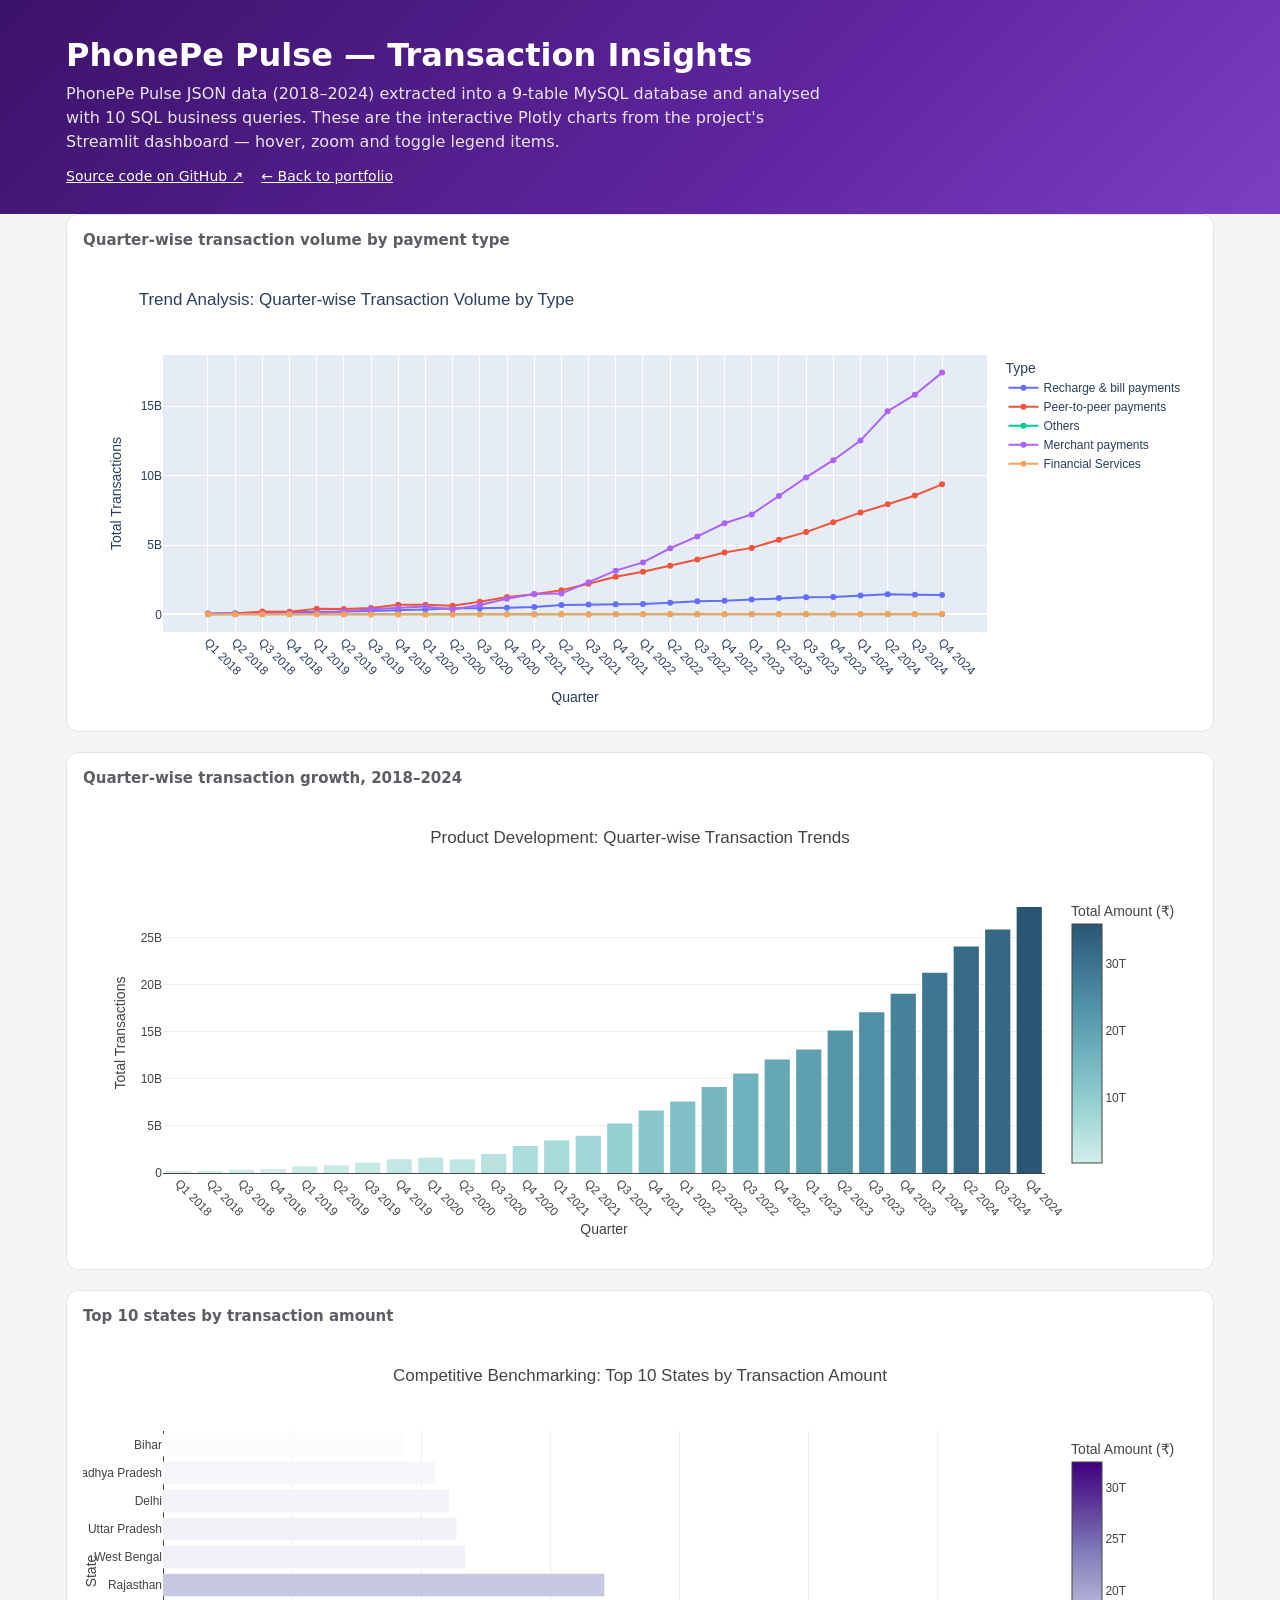
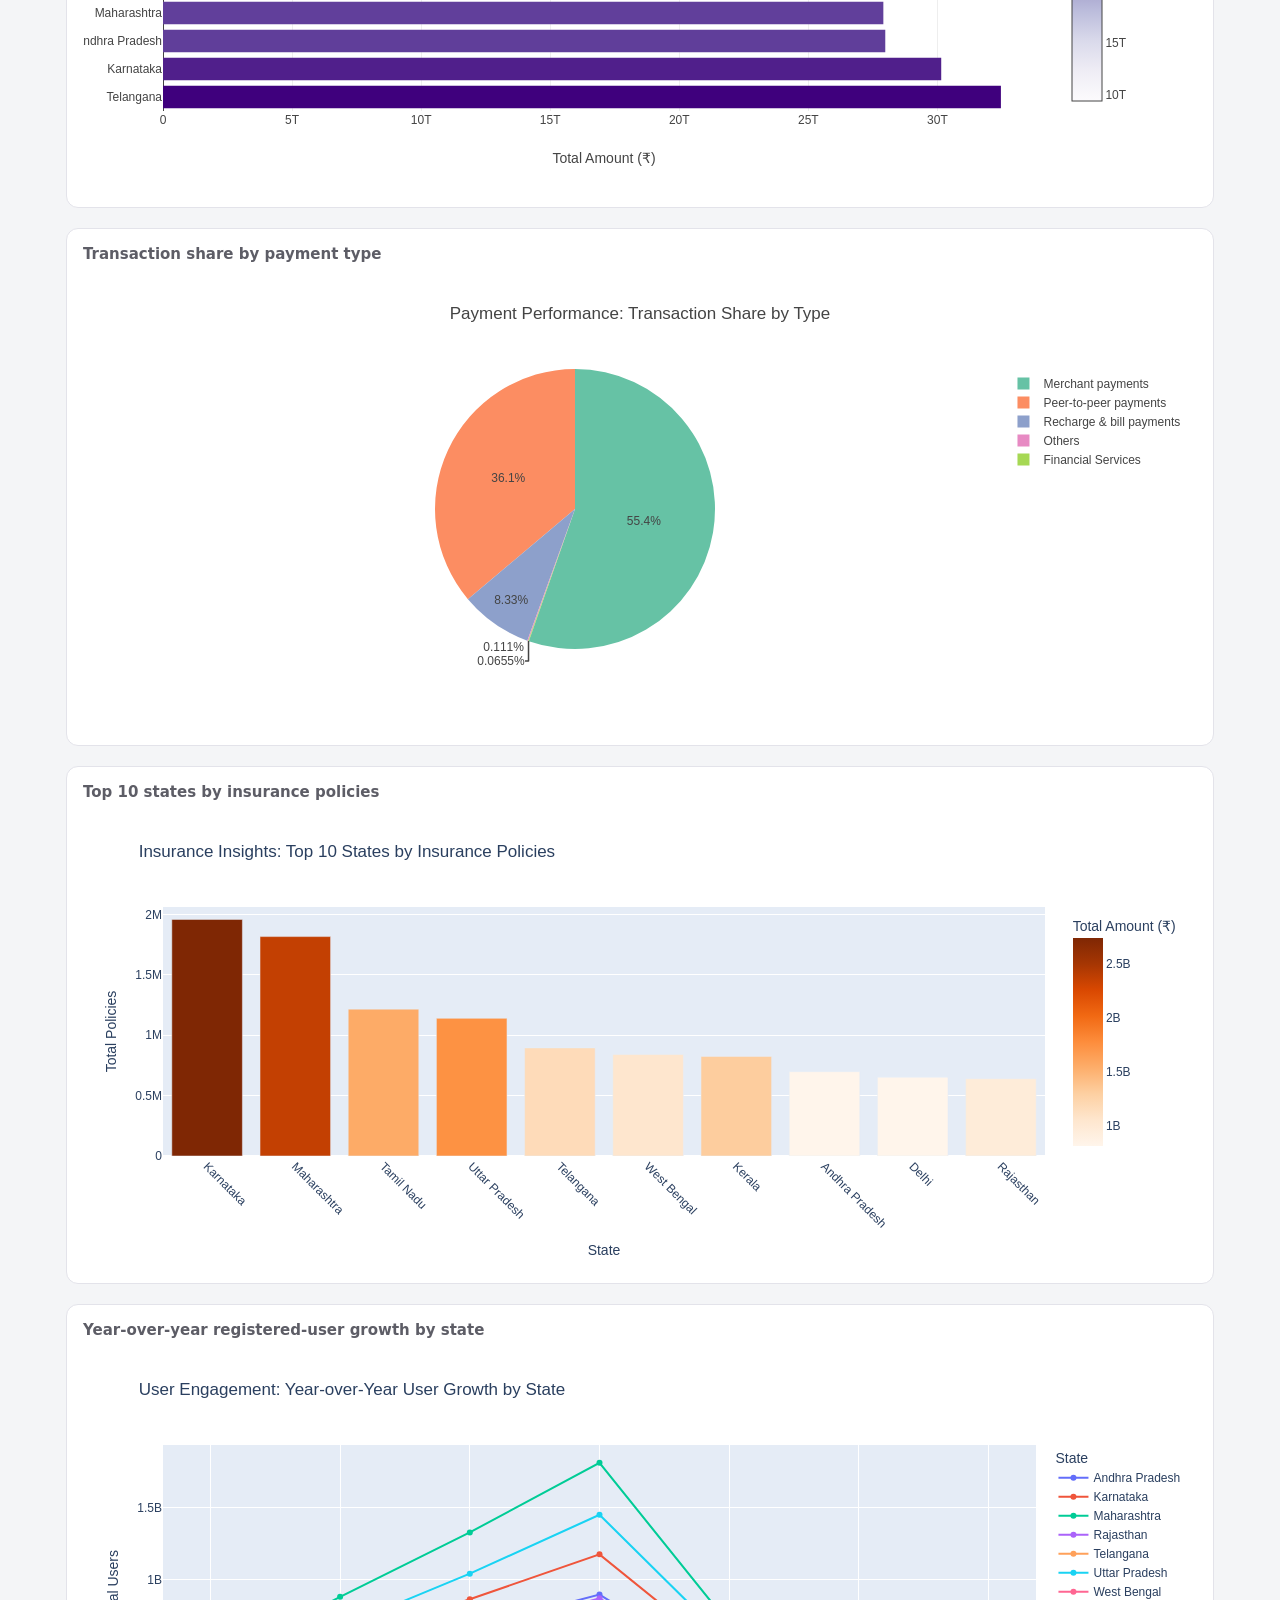
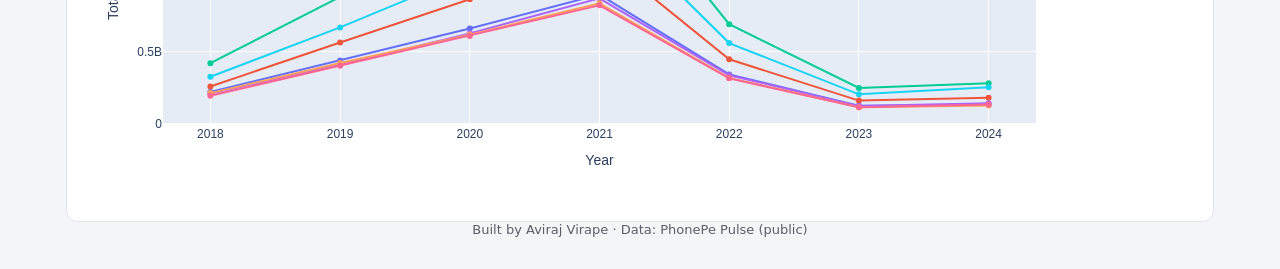
<file: demos/phonepe/index.html>
<!doctype html>
<html lang="en">
<head>
<meta charset="utf-8" />
<meta name="viewport" content="width=device-width, initial-scale=1" />
<title>PhonePe Pulse Insights — Aviraj Virape</title>
<meta name="description" content="Interactive charts from the PhonePe Pulse ETL + SQL analytics project (2018–2024)." />
<script src="../plotly.min.js"></script>
<style>
  * { box-sizing:border-box; margin:0; padding:0; }
  body { font-family:system-ui,-apple-system,"Segoe UI",Arial,sans-serif; background:#f4f5f7; color:#16161a; }
  .wrap { max-width:1180px; margin:0 auto; padding:0 16px; }
  header { background:linear-gradient(135deg,#3b1269,#5f259f 60%,#7b3fc4); color:#fff; padding:36px 0 30px; }
  header h1 { font-size:clamp(22px,4vw,32px); }
  header p { margin-top:8px; opacity:.88; max-width:760px; line-height:1.5; }
  header a { color:#fff; }
  .links { margin-top:14px; display:flex; gap:18px; flex-wrap:wrap; font-size:14px; }
  main { padding-top:24px; padding-bottom:48px; display:grid; gap:20px; }
  .card { background:#fff; border:1px solid #e3e3ea; border-radius:12px; padding:16px; overflow:hidden; }
  .card h2 { font-size:15px; color:#5d5d66; font-weight:600; margin-bottom:6px; }
  footer { text-align:center; color:#5d5d66; font-size:13px; padding-bottom:32px; }
</style>
</head>
<body>
<header><div class="wrap">
  <h1>PhonePe Pulse — Transaction Insights</h1>
  <p>PhonePe Pulse JSON data (2018–2024) extracted into a 9-table MySQL database and analysed with 10 SQL business queries.
  These are the interactive Plotly charts from the project's Streamlit dashboard — hover, zoom and toggle legend items.</p>
  <div class="links"><a href="https://github.com/aviraj1805/PhonePe" target="_blank" rel="noopener">Source code on GitHub ↗</a><a href="../../#projects-more">← Back to portfolio</a></div>
</div></header>
<main class="wrap">
<section class="card"><h2>Quarter-wise transaction volume by payment type</h2><div id="813fbbc2-7c84-46d5-a43e-c45868f79516" class="plotly-graph-div" style="height:460px; width:100%;"></div>            <script>                window.PLOTLYENV=window.PLOTLYENV || {};                                if (document.getElementById("813fbbc2-7c84-46d5-a43e-c45868f79516")) {                    Plotly.newPlot(                        "813fbbc2-7c84-46d5-a43e-c45868f79516",                        [{"hovertemplate":"Type=Recharge & bill payments\u003cbr\u003eQuarter=%{x}\u003cbr\u003eTotal Transactions=%{y}\u003cextra\u003e\u003c\u002fextra\u003e","legendgroup":"Recharge & bill payments","line":{"color":"#636efa","dash":"solid"},"marker":{"symbol":"circle"},"mode":"lines+markers","name":"Recharge & bill payments","orientation":"v","showlegend":true,"x":["Q1 2018","Q2 2018","Q3 2018","Q4 2018","Q1 2019","Q2 2019","Q3 2019","Q4 2019","Q1 2020","Q2 2020","Q3 2020","Q4 2020","Q1 2021","Q2 2021","Q3 2021","Q4 2021","Q1 2022","Q2 2022","Q3 2022","Q4 2022","Q1 2023","Q2 2023","Q3 2023","Q4 2023","Q1 2024","Q2 2024","Q3 2024","Q4 2024"],"xaxis":"x","y":{"dtype":"f8","bdata":"AAAAPBpMkUEAAACMQvGVQQAAAAxFY5hBAAAAlItzn0EAAAC6h4SlQQAAAJqNBalBAAAArlufrEEAAADOeAGxQQAAAJ5p8LRBAAAARcbAukEAAAChbv+5QQAAAMLhmLxBAAAAq+2Yv0EAAICuTWrEQQAAAD7RS8VBAACAmDT\u002fxUEAAIBuiVfGQQAAgNiLNMlBAACASO5+zEEAAAD1E4nNQQAAAHQ5DNBBAAAAshO\u002f0UEAAMBdf1DSQQAAwFGildJBAAAAzdFX1EEAAMDqUYTVQQAAgCfqAdVBAADAxBPA1EE="},"yaxis":"y","type":"scatter"},{"hovertemplate":"Type=Peer-to-peer payments\u003cbr\u003eQuarter=%{x}\u003cbr\u003eTotal Transactions=%{y}\u003cextra\u003e\u003c\u002fextra\u003e","legendgroup":"Peer-to-peer payments","line":{"color":"#EF553B","dash":"solid"},"marker":{"symbol":"circle"},"mode":"lines+markers","name":"Peer-to-peer payments","orientation":"v","showlegend":true,"x":["Q1 2018","Q2 2018","Q3 2018","Q4 2018","Q1 2019","Q2 2019","Q3 2019","Q4 2019","Q1 2020","Q2 2020","Q3 2020","Q4 2020","Q1 2021","Q2 2021","Q3 2021","Q4 2021","Q1 2022","Q2 2022","Q3 2022","Q4 2022","Q1 2023","Q2 2023","Q3 2023","Q4 2023","Q1 2024","Q2 2024","Q3 2024","Q4 2024"],"xaxis":"x","y":{"dtype":"f8","bdata":"AAAAMCxnhkEAAACAscaRQQAAABQxFahBAAAAAKnep0EAAABcXCG4QQAAAK407rZBAAAA9zOIu0EAAADtP\u002ffEQQAAAFPIrsRBAAAAHWHOwkEAAIDSiVLLQQAAANF+ntJBAABAoCOS1UEAAADb1\u002f3ZQQAAIDTbgeBBAAAACmk95EEAAMBHpefmQQAA4OtnH+pBAADgJpF77UEAABA7PZ3wQQAAABdx2vFBAAAgZ4oF9EEAAEBY8Bb2QQAAMDEqwPhBAAAALKFT+0EAAFCeh4r9QQAAwNoc6v9BAADgnxtzAUI="},"yaxis":"y","type":"scatter"},{"hovertemplate":"Type=Others\u003cbr\u003eQuarter=%{x}\u003cbr\u003eTotal Transactions=%{y}\u003cextra\u003e\u003c\u002fextra\u003e","legendgroup":"Others","line":{"color":"#00cc96","dash":"solid"},"marker":{"symbol":"circle"},"mode":"lines+markers","name":"Others","orientation":"v","showlegend":true,"x":["Q1 2018","Q2 2018","Q3 2018","Q4 2018","Q1 2019","Q2 2019","Q3 2019","Q4 2019","Q1 2020","Q2 2020","Q3 2020","Q4 2020","Q1 2021","Q2 2021","Q3 2021","Q4 2021","Q1 2022","Q2 2022","Q3 2022","Q4 2022","Q1 2023","Q2 2023","Q3 2023","Q4 2023","Q1 2024","Q2 2024","Q3 2024","Q4 2024"],"xaxis":"x","y":{"dtype":"f8","bdata":"[base64]"},"yaxis":"y","type":"scatter"},{"hovertemplate":"Type=Merchant payments\u003cbr\u003eQuarter=%{x}\u003cbr\u003eTotal Transactions=%{y}\u003cextra\u003e\u003c\u002fextra\u003e","legendgroup":"Merchant payments","line":{"color":"#ab63fa","dash":"solid"},"marker":{"symbol":"circle"},"mode":"lines+markers","name":"Merchant payments","orientation":"v","showlegend":true,"x":["Q1 2018","Q2 2018","Q3 2018","Q4 2018","Q1 2019","Q2 2019","Q3 2019","Q4 2019","Q1 2020","Q2 2020","Q3 2020","Q4 2020","Q1 2021","Q2 2021","Q3 2021","Q4 2021","Q1 2022","Q2 2022","Q3 2022","Q4 2022","Q1 2023","Q2 2023","Q3 2023","Q4 2023","Q1 2024","Q2 2024","Q3 2024","Q4 2024"],"xaxis":"x","y":{"dtype":"f8","bdata":"[base64]\u002f0EAAMj5jWECQgAAIDqvsARCAADIUVVSB0IAAKhnXEILQgAAWPh2eg1CAAAAGA85EEI="},"yaxis":"y","type":"scatter"},{"hovertemplate":"Type=Financial Services\u003cbr\u003eQuarter=%{x}\u003cbr\u003eTotal Transactions=%{y}\u003cextra\u003e\u003c\u002fextra\u003e","legendgroup":"Financial Services","line":{"color":"#FFA15A","dash":"solid"},"marker":{"symbol":"circle"},"mode":"lines+markers","name":"Financial Services","orientation":"v","showlegend":true,"x":["Q1 2018","Q2 2018","Q3 2018","Q4 2018","Q1 2019","Q2 2019","Q3 2019","Q4 2019","Q1 2020","Q2 2020","Q3 2020","Q4 2020","Q1 2021","Q2 2021","Q3 2021","Q4 2021","Q1 2022","Q2 2022","Q3 2022","Q4 2022","Q1 2023","Q2 2023","Q3 2023","Q4 2023","Q1 2024","Q2 2024","Q3 2024","Q4 2024"],"xaxis":"x","y":{"dtype":"f8","bdata":"[base64]"},"yaxis":"y","type":"scatter"}],                        {"template":{"data":{"histogram2dcontour":[{"type":"histogram2dcontour","colorbar":{"outlinewidth":0,"ticks":""},"colorscale":[[0.0,"#0d0887"],[0.1111111111111111,"#46039f"],[0.2222222222222222,"#7201a8"],[0.3333333333333333,"#9c179e"],[0.4444444444444444,"#bd3786"],[0.5555555555555556,"#d8576b"],[0.6666666666666666,"#ed7953"],[0.7777777777777778,"#fb9f3a"],[0.8888888888888888,"#fdca26"],[1.0,"#f0f921"]]}],"choropleth":[{"type":"choropleth","colorbar":{"outlinewidth":0,"ticks":""}}],"histogram2d":[{"type":"histogram2d","colorbar":{"outlinewidth":0,"ticks":""},"colorscale":[[0.0,"#0d0887"],[0.1111111111111111,"#46039f"],[0.2222222222222222,"#7201a8"],[0.3333333333333333,"#9c179e"],[0.4444444444444444,"#bd3786"],[0.5555555555555556,"#d8576b"],[0.6666666666666666,"#ed7953"],[0.7777777777777778,"#fb9f3a"],[0.8888888888888888,"#fdca26"],[1.0,"#f0f921"]]}],"heatmap":[{"type":"heatmap","colorbar":{"outlinewidth":0,"ticks":""},"colorscale":[[0.0,"#0d0887"],[0.1111111111111111,"#46039f"],[0.2222222222222222,"#7201a8"],[0.3333333333333333,"#9c179e"],[0.4444444444444444,"#bd3786"],[0.5555555555555556,"#d8576b"],[0.6666666666666666,"#ed7953"],[0.7777777777777778,"#fb9f3a"],[0.8888888888888888,"#fdca26"],[1.0,"#f0f921"]]}],"contourcarpet":[{"type":"contourcarpet","colorbar":{"outlinewidth":0,"ticks":""}}],"contour":[{"type":"contour","colorbar":{"outlinewidth":0,"ticks":""},"colorscale":[[0.0,"#0d0887"],[0.1111111111111111,"#46039f"],[0.2222222222222222,"#7201a8"],[0.3333333333333333,"#9c179e"],[0.4444444444444444,"#bd3786"],[0.5555555555555556,"#d8576b"],[0.6666666666666666,"#ed7953"],[0.7777777777777778,"#fb9f3a"],[0.8888888888888888,"#fdca26"],[1.0,"#f0f921"]]}],"surface":[{"type":"surface","colorbar":{"outlinewidth":0,"ticks":""},"colorscale":[[0.0,"#0d0887"],[0.1111111111111111,"#46039f"],[0.2222222222222222,"#7201a8"],[0.3333333333333333,"#9c179e"],[0.4444444444444444,"#bd3786"],[0.5555555555555556,"#d8576b"],[0.6666666666666666,"#ed7953"],[0.7777777777777778,"#fb9f3a"],[0.8888888888888888,"#fdca26"],[1.0,"#f0f921"]]}],"mesh3d":[{"type":"mesh3d","colorbar":{"outlinewidth":0,"ticks":""}}],"scatter":[{"fillpattern":{"fillmode":"overlay","size":10,"solidity":0.2},"type":"scatter"}],"parcoords":[{"type":"parcoords","line":{"colorbar":{"outlinewidth":0,"ticks":""}}}],"scatterpolargl":[{"type":"scatterpolargl","marker":{"colorbar":{"outlinewidth":0,"ticks":""}}}],"bar":[{"error_x":{"color":"#2a3f5f"},"error_y":{"color":"#2a3f5f"},"marker":{"line":{"color":"#E5ECF6","width":0.5},"pattern":{"fillmode":"overlay","size":10,"solidity":0.2}},"type":"bar"}],"scattergeo":[{"type":"scattergeo","marker":{"colorbar":{"outlinewidth":0,"ticks":""}}}],"scatterpolar":[{"type":"scatterpolar","marker":{"colorbar":{"outlinewidth":0,"ticks":""}}}],"histogram":[{"marker":{"pattern":{"fillmode":"overlay","size":10,"solidity":0.2}},"type":"histogram"}],"scattergl":[{"type":"scattergl","marker":{"colorbar":{"outlinewidth":0,"ticks":""}}}],"scatter3d":[{"type":"scatter3d","line":{"colorbar":{"outlinewidth":0,"ticks":""}},"marker":{"colorbar":{"outlinewidth":0,"ticks":""}}}],"scattermap":[{"type":"scattermap","marker":{"colorbar":{"outlinewidth":0,"ticks":""}}}],"scattermapbox":[{"type":"scattermapbox","marker":{"colorbar":{"outlinewidth":0,"ticks":""}}}],"scatterternary":[{"type":"scatterternary","marker":{"colorbar":{"outlinewidth":0,"ticks":""}}}],"scattercarpet":[{"type":"scattercarpet","marker":{"colorbar":{"outlinewidth":0,"ticks":""}}}],"carpet":[{"aaxis":{"endlinecolor":"#2a3f5f","gridcolor":"white","linecolor":"white","minorgridcolor":"white","startlinecolor":"#2a3f5f"},"baxis":{"endlinecolor":"#2a3f5f","gridcolor":"white","linecolor":"white","minorgridcolor":"white","startlinecolor":"#2a3f5f"},"type":"carpet"}],"table":[{"cells":{"fill":{"color":"#EBF0F8"},"line":{"color":"white"}},"header":{"fill":{"color":"#C8D4E3"},"line":{"color":"white"}},"type":"table"}],"barpolar":[{"marker":{"line":{"color":"#E5ECF6","width":0.5},"pattern":{"fillmode":"overlay","size":10,"solidity":0.2}},"type":"barpolar"}],"pie":[{"automargin":true,"type":"pie"}]},"layout":{"autotypenumbers":"strict","colorway":["#636efa","#EF553B","#00cc96","#ab63fa","#FFA15A","#19d3f3","#FF6692","#B6E880","#FF97FF","#FECB52"],"font":{"color":"#2a3f5f"},"hovermode":"closest","hoverlabel":{"align":"left"},"paper_bgcolor":"white","plot_bgcolor":"#E5ECF6","polar":{"bgcolor":"#E5ECF6","angularaxis":{"gridcolor":"white","linecolor":"white","ticks":""},"radialaxis":{"gridcolor":"white","linecolor":"white","ticks":""}},"ternary":{"bgcolor":"#E5ECF6","aaxis":{"gridcolor":"white","linecolor":"white","ticks":""},"baxis":{"gridcolor":"white","linecolor":"white","ticks":""},"caxis":{"gridcolor":"white","linecolor":"white","ticks":""}},"coloraxis":{"colorbar":{"outlinewidth":0,"ticks":""}},"colorscale":{"sequential":[[0.0,"#0d0887"],[0.1111111111111111,"#46039f"],[0.2222222222222222,"#7201a8"],[0.3333333333333333,"#9c179e"],[0.4444444444444444,"#bd3786"],[0.5555555555555556,"#d8576b"],[0.6666666666666666,"#ed7953"],[0.7777777777777778,"#fb9f3a"],[0.8888888888888888,"#fdca26"],[1.0,"#f0f921"]],"sequentialminus":[[0.0,"#0d0887"],[0.1111111111111111,"#46039f"],[0.2222222222222222,"#7201a8"],[0.3333333333333333,"#9c179e"],[0.4444444444444444,"#bd3786"],[0.5555555555555556,"#d8576b"],[0.6666666666666666,"#ed7953"],[0.7777777777777778,"#fb9f3a"],[0.8888888888888888,"#fdca26"],[1.0,"#f0f921"]],"diverging":[[0,"#8e0152"],[0.1,"#c51b7d"],[0.2,"#de77ae"],[0.3,"#f1b6da"],[0.4,"#fde0ef"],[0.5,"#f7f7f7"],[0.6,"#e6f5d0"],[0.7,"#b8e186"],[0.8,"#7fbc41"],[0.9,"#4d9221"],[1,"#276419"]]},"xaxis":{"gridcolor":"white","linecolor":"white","ticks":"","title":{"standoff":15},"zerolinecolor":"white","automargin":true,"zerolinewidth":2},"yaxis":{"gridcolor":"white","linecolor":"white","ticks":"","title":{"standoff":15},"zerolinecolor":"white","automargin":true,"zerolinewidth":2},"scene":{"xaxis":{"backgroundcolor":"#E5ECF6","gridcolor":"white","linecolor":"white","showbackground":true,"ticks":"","zerolinecolor":"white","gridwidth":2},"yaxis":{"backgroundcolor":"#E5ECF6","gridcolor":"white","linecolor":"white","showbackground":true,"ticks":"","zerolinecolor":"white","gridwidth":2},"zaxis":{"backgroundcolor":"#E5ECF6","gridcolor":"white","linecolor":"white","showbackground":true,"ticks":"","zerolinecolor":"white","gridwidth":2}},"shapedefaults":{"line":{"color":"#2a3f5f"}},"annotationdefaults":{"arrowcolor":"#2a3f5f","arrowhead":0,"arrowwidth":1},"geo":{"bgcolor":"white","landcolor":"#E5ECF6","subunitcolor":"white","showland":true,"showlakes":true,"lakecolor":"white"},"title":{"x":0.05},"mapbox":{"style":"light"}}},"xaxis":{"anchor":"y","domain":[0.0,1.0],"title":{"text":"Quarter"},"tickangle":45},"yaxis":{"anchor":"x","domain":[0.0,1.0],"title":{"text":"Total Transactions"}},"legend":{"title":{"text":"Type"},"tracegroupgap":0},"title":{"text":"Trend Analysis: Quarter-wise Transaction Volume by Type"}},                        {"responsive": true}                    )                };            </script></section>
<section class="card"><h2>Quarter-wise transaction growth, 2018–2024</h2><div id="1949a92b-d49e-4e7d-aee1-2566a4243321" class="plotly-graph-div" style="height:460px; width:100%;"></div>            <script>                window.PLOTLYENV=window.PLOTLYENV || {};                                if (document.getElementById("1949a92b-d49e-4e7d-aee1-2566a4243321")) {                    Plotly.newPlot(                        "1949a92b-d49e-4e7d-aee1-2566a4243321",                        [{"hovertemplate":"Quarter=%{x}\u003cbr\u003eTotal Transactions=%{y}\u003cbr\u003eTotal Amount (₹)=%{marker.color}\u003cextra\u003e\u003c\u002fextra\u003e","legendgroup":"","marker":{"color":{"dtype":"f8","bdata":"16P0CQkBREIA0BR5h7dRQsPFE2qQp1tC9kjmNtOMY0IK1zfkO9BsQq5HZiXXtHNC4YZzjcRWeEJmSmdPYXGAQuFiA3PDn4NCFCRAUNRAg0LNZKjcI2SMQpo9DTlHoZNCM\u002f5mZajclkIzY3hkADObQhpB68rbw6BCJAvfOJYjpULNWIHxLhWoQg+ObQ6zM6xCCtpod4c1rkLkWAk29zOxQgATMi5HqLJCABwHtiDYtEIAziqxwta1QgBUZmNsmbhCAJzVfNPKukIAa6y2wPC8QgDm4YNda71CgLqZ3s9ewEI="},"coloraxis":"coloraxis","pattern":{"shape":""}},"name":"","orientation":"v","showlegend":false,"textposition":"auto","x":["Q1 2018","Q2 2018","Q3 2018","Q4 2018","Q1 2019","Q2 2019","Q3 2019","Q4 2019","Q1 2020","Q2 2020","Q3 2020","Q4 2020","Q1 2021","Q2 2021","Q3 2021","Q4 2021","Q1 2022","Q2 2022","Q3 2022","Q4 2022","Q1 2023","Q2 2023","Q3 2023","Q4 2023","Q1 2024","Q2 2024","Q3 2024","Q4 2024"],"xaxis":"x","y":{"dtype":"f8","bdata":"AAAA\u002flcGoEEAAACA8FWmQQAAADTSV7RBAAAAN57cuEEAAIDqLyHFQQAAANDcTMhBAADAYiFR0EEAAMCDJsPVQQAAgBdmL9hBAACAHgGW1UEAAMCLeUveQQAAwPm1YOVBAADgJtLC6UEAACBMkV3tQQAAYBvkm\u002fNBAABgVcuu+EEAAICza0n8QQAAgGFGAgFCAADA8WikA0IAADAI7GgGQgAA8JMLYghCAAAYZcwkDEIAAKh5IL4PQgAAJCaXtRFCAAC86E7HE0IAADRbRWAWQgAAYLU1DBhCAAB8sP5HGkI="},"yaxis":"y","type":"bar"}],                        {"template":{"data":{"candlestick":[{"decreasing":{"line":{"color":"#000033"}},"increasing":{"line":{"color":"#000032"}},"type":"candlestick"}],"contourcarpet":[{"colorscale":[[0.0,"#000011"],[0.1111111111111111,"#000012"],[0.2222222222222222,"#000013"],[0.3333333333333333,"#000014"],[0.4444444444444444,"#000015"],[0.5555555555555556,"#000016"],[0.6666666666666666,"#000017"],[0.7777777777777778,"#000018"],[0.8888888888888888,"#000019"],[1.0,"#000020"]],"type":"contourcarpet"}],"contour":[{"colorscale":[[0.0,"#000011"],[0.1111111111111111,"#000012"],[0.2222222222222222,"#000013"],[0.3333333333333333,"#000014"],[0.4444444444444444,"#000015"],[0.5555555555555556,"#000016"],[0.6666666666666666,"#000017"],[0.7777777777777778,"#000018"],[0.8888888888888888,"#000019"],[1.0,"#000020"]],"type":"contour"}],"heatmap":[{"colorscale":[[0.0,"#000011"],[0.1111111111111111,"#000012"],[0.2222222222222222,"#000013"],[0.3333333333333333,"#000014"],[0.4444444444444444,"#000015"],[0.5555555555555556,"#000016"],[0.6666666666666666,"#000017"],[0.7777777777777778,"#000018"],[0.8888888888888888,"#000019"],[1.0,"#000020"]],"type":"heatmap"}],"histogram2d":[{"colorscale":[[0.0,"#000011"],[0.1111111111111111,"#000012"],[0.2222222222222222,"#000013"],[0.3333333333333333,"#000014"],[0.4444444444444444,"#000015"],[0.5555555555555556,"#000016"],[0.6666666666666666,"#000017"],[0.7777777777777778,"#000018"],[0.8888888888888888,"#000019"],[1.0,"#000020"]],"type":"histogram2d"}],"icicle":[{"textfont":{"color":"white"},"type":"icicle"}],"sankey":[{"textfont":{"color":"#000036"},"type":"sankey"}],"scatter":[{"marker":{"line":{"width":0}},"type":"scatter"}],"table":[{"cells":{"fill":{"color":"#000038"},"font":{"color":"#000037"},"line":{"color":"#000039"}},"header":{"fill":{"color":"#000040"},"font":{"color":"#000036"},"line":{"color":"#000039"}},"type":"table"}],"waterfall":[{"connector":{"line":{"color":"#000036","width":2}},"decreasing":{"marker":{"color":"#000033"}},"increasing":{"marker":{"color":"#000032"}},"totals":{"marker":{"color":"#000034"}},"type":"waterfall"}]},"layout":{"coloraxis":{"colorscale":[[0.0,"#000011"],[0.1111111111111111,"#000012"],[0.2222222222222222,"#000013"],[0.3333333333333333,"#000014"],[0.4444444444444444,"#000015"],[0.5555555555555556,"#000016"],[0.6666666666666666,"#000017"],[0.7777777777777778,"#000018"],[0.8888888888888888,"#000019"],[1.0,"#000020"]]},"colorscale":{"diverging":[[0.0,"#000021"],[0.1,"#000022"],[0.2,"#000023"],[0.3,"#000024"],[0.4,"#000025"],[0.5,"#000026"],[0.6,"#000027"],[0.7,"#000028"],[0.8,"#000029"],[0.9,"#000030"],[1.0,"#000031"]],"sequential":[[0.0,"#000011"],[0.1111111111111111,"#000012"],[0.2222222222222222,"#000013"],[0.3333333333333333,"#000014"],[0.4444444444444444,"#000015"],[0.5555555555555556,"#000016"],[0.6666666666666666,"#000017"],[0.7777777777777778,"#000018"],[0.8888888888888888,"#000019"],[1.0,"#000020"]],"sequentialminus":[[0.0,"#000011"],[0.1111111111111111,"#000012"],[0.2222222222222222,"#000013"],[0.3333333333333333,"#000014"],[0.4444444444444444,"#000015"],[0.5555555555555556,"#000016"],[0.6666666666666666,"#000017"],[0.7777777777777778,"#000018"],[0.8888888888888888,"#000019"],[1.0,"#000020"]]},"colorway":["#000001","#000002","#000003","#000004","#000005","#000006","#000007","#000008","#000009","#000010"]}},"xaxis":{"anchor":"y","domain":[0.0,1.0],"title":{"text":"Quarter"},"tickangle":45},"yaxis":{"anchor":"x","domain":[0.0,1.0],"title":{"text":"Total Transactions"}},"coloraxis":{"colorbar":{"title":{"text":"Total Amount (₹)"}},"colorscale":[[0.0,"rgb(209, 238, 234)"],[0.16666666666666666,"rgb(168, 219, 217)"],[0.3333333333333333,"rgb(133, 196, 201)"],[0.5,"rgb(104, 171, 184)"],[0.6666666666666666,"rgb(79, 144, 166)"],[0.8333333333333334,"rgb(59, 115, 143)"],[1.0,"rgb(42, 86, 116)"]]},"legend":{"tracegroupgap":0},"title":{"text":"Product Development: Quarter-wise Transaction Trends"},"barmode":"relative"},                        {"responsive": true}                    )                };            </script></section>
<section class="card"><h2>Top 10 states by transaction amount</h2><div id="ce3d55de-bcec-43e2-b066-4df0a3b57bc6" class="plotly-graph-div" style="height:460px; width:100%;"></div>            <script>                window.PLOTLYENV=window.PLOTLYENV || {};                                if (document.getElementById("ce3d55de-bcec-43e2-b066-4df0a3b57bc6")) {                    Plotly.newPlot(                        "ce3d55de-bcec-43e2-b066-4df0a3b57bc6",                        [{"hovertemplate":"Total Amount (₹)=%{marker.color}\u003cbr\u003eState=%{y}\u003cextra\u003e\u003c\u002fextra\u003e","legendgroup":"","marker":{"color":{"dtype":"f8","bdata":"7O9fk5KFvUJPrnzbRWu7Qo0U\u002fKSWcrlCmi4lvlVhuUIUOBjUYRmvQlx2FN5sSqVCGh7UK8WvpEJI7vs2tiekQqTu8z6wLqNCLh2wuDwVoUI="},"coloraxis":"coloraxis","pattern":{"shape":""}},"name":"","orientation":"h","showlegend":false,"textposition":"auto","x":{"dtype":"f8","bdata":"7O9fk5KFvUJPrnzbRWu7Qo0U\u002fKSWcrlCmi4lvlVhuUIUOBjUYRmvQlx2FN5sSqVCGh7UK8WvpEJI7vs2tiekQqTu8z6wLqNCLh2wuDwVoUI="},"xaxis":"x","y":["Telangana","Karnataka","Andhra Pradesh","Maharashtra","Rajasthan","West Bengal","Uttar Pradesh","Delhi","Madhya Pradesh","Bihar"],"yaxis":"y","type":"bar"}],                        {"template":{"data":{"candlestick":[{"decreasing":{"line":{"color":"#000033"}},"increasing":{"line":{"color":"#000032"}},"type":"candlestick"}],"contourcarpet":[{"colorscale":[[0.0,"#000011"],[0.1111111111111111,"#000012"],[0.2222222222222222,"#000013"],[0.3333333333333333,"#000014"],[0.4444444444444444,"#000015"],[0.5555555555555556,"#000016"],[0.6666666666666666,"#000017"],[0.7777777777777778,"#000018"],[0.8888888888888888,"#000019"],[1.0,"#000020"]],"type":"contourcarpet"}],"contour":[{"colorscale":[[0.0,"#000011"],[0.1111111111111111,"#000012"],[0.2222222222222222,"#000013"],[0.3333333333333333,"#000014"],[0.4444444444444444,"#000015"],[0.5555555555555556,"#000016"],[0.6666666666666666,"#000017"],[0.7777777777777778,"#000018"],[0.8888888888888888,"#000019"],[1.0,"#000020"]],"type":"contour"}],"heatmap":[{"colorscale":[[0.0,"#000011"],[0.1111111111111111,"#000012"],[0.2222222222222222,"#000013"],[0.3333333333333333,"#000014"],[0.4444444444444444,"#000015"],[0.5555555555555556,"#000016"],[0.6666666666666666,"#000017"],[0.7777777777777778,"#000018"],[0.8888888888888888,"#000019"],[1.0,"#000020"]],"type":"heatmap"}],"histogram2d":[{"colorscale":[[0.0,"#000011"],[0.1111111111111111,"#000012"],[0.2222222222222222,"#000013"],[0.3333333333333333,"#000014"],[0.4444444444444444,"#000015"],[0.5555555555555556,"#000016"],[0.6666666666666666,"#000017"],[0.7777777777777778,"#000018"],[0.8888888888888888,"#000019"],[1.0,"#000020"]],"type":"histogram2d"}],"icicle":[{"textfont":{"color":"white"},"type":"icicle"}],"sankey":[{"textfont":{"color":"#000036"},"type":"sankey"}],"scatter":[{"marker":{"line":{"width":0}},"type":"scatter"}],"table":[{"cells":{"fill":{"color":"#000038"},"font":{"color":"#000037"},"line":{"color":"#000039"}},"header":{"fill":{"color":"#000040"},"font":{"color":"#000036"},"line":{"color":"#000039"}},"type":"table"}],"waterfall":[{"connector":{"line":{"color":"#000036","width":2}},"decreasing":{"marker":{"color":"#000033"}},"increasing":{"marker":{"color":"#000032"}},"totals":{"marker":{"color":"#000034"}},"type":"waterfall"}]},"layout":{"coloraxis":{"colorscale":[[0.0,"#000011"],[0.1111111111111111,"#000012"],[0.2222222222222222,"#000013"],[0.3333333333333333,"#000014"],[0.4444444444444444,"#000015"],[0.5555555555555556,"#000016"],[0.6666666666666666,"#000017"],[0.7777777777777778,"#000018"],[0.8888888888888888,"#000019"],[1.0,"#000020"]]},"colorscale":{"diverging":[[0.0,"#000021"],[0.1,"#000022"],[0.2,"#000023"],[0.3,"#000024"],[0.4,"#000025"],[0.5,"#000026"],[0.6,"#000027"],[0.7,"#000028"],[0.8,"#000029"],[0.9,"#000030"],[1.0,"#000031"]],"sequential":[[0.0,"#000011"],[0.1111111111111111,"#000012"],[0.2222222222222222,"#000013"],[0.3333333333333333,"#000014"],[0.4444444444444444,"#000015"],[0.5555555555555556,"#000016"],[0.6666666666666666,"#000017"],[0.7777777777777778,"#000018"],[0.8888888888888888,"#000019"],[1.0,"#000020"]],"sequentialminus":[[0.0,"#000011"],[0.1111111111111111,"#000012"],[0.2222222222222222,"#000013"],[0.3333333333333333,"#000014"],[0.4444444444444444,"#000015"],[0.5555555555555556,"#000016"],[0.6666666666666666,"#000017"],[0.7777777777777778,"#000018"],[0.8888888888888888,"#000019"],[1.0,"#000020"]]},"colorway":["#000001","#000002","#000003","#000004","#000005","#000006","#000007","#000008","#000009","#000010"]}},"xaxis":{"anchor":"y","domain":[0.0,1.0],"title":{"text":"Total Amount (₹)"}},"yaxis":{"anchor":"x","domain":[0.0,1.0],"title":{"text":"State"}},"coloraxis":{"colorbar":{"title":{"text":"Total Amount (₹)"}},"colorscale":[[0.0,"rgb(252,251,253)"],[0.125,"rgb(239,237,245)"],[0.25,"rgb(218,218,235)"],[0.375,"rgb(188,189,220)"],[0.5,"rgb(158,154,200)"],[0.625,"rgb(128,125,186)"],[0.75,"rgb(106,81,163)"],[0.875,"rgb(84,39,143)"],[1.0,"rgb(63,0,125)"]]},"legend":{"tracegroupgap":0},"title":{"text":"Competitive Benchmarking: Top 10 States by Transaction Amount"},"barmode":"relative"},                        {"responsive": true}                    )                };            </script></section>
<section class="card"><h2>Transaction share by payment type</h2><div id="740e88c5-a5e2-4dce-bc97-cb189108973d" class="plotly-graph-div" style="height:460px; width:100%;"></div>            <script>                window.PLOTLYENV=window.PLOTLYENV || {};                                if (document.getElementById("740e88c5-a5e2-4dce-bc97-cb189108973d")) {                    Plotly.newPlot(                        "740e88c5-a5e2-4dce-bc97-cb189108973d",                        [{"domain":{"x":[0.0,1.0],"y":[0.0,1.0]},"hovertemplate":"transaction_type=%{label}\u003cbr\u003etotal_count=%{value}\u003cextra\u003e\u003c\u002fextra\u003e","labels":["Merchant payments","Peer-to-peer payments","Recharge & bill payments","Others","Financial Services"],"legendgroup":"","name":"","showlegend":true,"values":{"dtype":"f8","bdata":"AACfstVSPkIAAL0qVMwzQgAATAo7QBJCAAAAGCM9r0EAAABeFWKiQQ=="},"type":"pie"}],                        {"template":{"data":{"candlestick":[{"decreasing":{"line":{"color":"#000033"}},"increasing":{"line":{"color":"#000032"}},"type":"candlestick"}],"contourcarpet":[{"colorscale":[[0.0,"#000011"],[0.1111111111111111,"#000012"],[0.2222222222222222,"#000013"],[0.3333333333333333,"#000014"],[0.4444444444444444,"#000015"],[0.5555555555555556,"#000016"],[0.6666666666666666,"#000017"],[0.7777777777777778,"#000018"],[0.8888888888888888,"#000019"],[1.0,"#000020"]],"type":"contourcarpet"}],"contour":[{"colorscale":[[0.0,"#000011"],[0.1111111111111111,"#000012"],[0.2222222222222222,"#000013"],[0.3333333333333333,"#000014"],[0.4444444444444444,"#000015"],[0.5555555555555556,"#000016"],[0.6666666666666666,"#000017"],[0.7777777777777778,"#000018"],[0.8888888888888888,"#000019"],[1.0,"#000020"]],"type":"contour"}],"heatmap":[{"colorscale":[[0.0,"#000011"],[0.1111111111111111,"#000012"],[0.2222222222222222,"#000013"],[0.3333333333333333,"#000014"],[0.4444444444444444,"#000015"],[0.5555555555555556,"#000016"],[0.6666666666666666,"#000017"],[0.7777777777777778,"#000018"],[0.8888888888888888,"#000019"],[1.0,"#000020"]],"type":"heatmap"}],"histogram2d":[{"colorscale":[[0.0,"#000011"],[0.1111111111111111,"#000012"],[0.2222222222222222,"#000013"],[0.3333333333333333,"#000014"],[0.4444444444444444,"#000015"],[0.5555555555555556,"#000016"],[0.6666666666666666,"#000017"],[0.7777777777777778,"#000018"],[0.8888888888888888,"#000019"],[1.0,"#000020"]],"type":"histogram2d"}],"icicle":[{"textfont":{"color":"white"},"type":"icicle"}],"sankey":[{"textfont":{"color":"#000036"},"type":"sankey"}],"scatter":[{"marker":{"line":{"width":0}},"type":"scatter"}],"table":[{"cells":{"fill":{"color":"#000038"},"font":{"color":"#000037"},"line":{"color":"#000039"}},"header":{"fill":{"color":"#000040"},"font":{"color":"#000036"},"line":{"color":"#000039"}},"type":"table"}],"waterfall":[{"connector":{"line":{"color":"#000036","width":2}},"decreasing":{"marker":{"color":"#000033"}},"increasing":{"marker":{"color":"#000032"}},"totals":{"marker":{"color":"#000034"}},"type":"waterfall"}]},"layout":{"coloraxis":{"colorscale":[[0.0,"#000011"],[0.1111111111111111,"#000012"],[0.2222222222222222,"#000013"],[0.3333333333333333,"#000014"],[0.4444444444444444,"#000015"],[0.5555555555555556,"#000016"],[0.6666666666666666,"#000017"],[0.7777777777777778,"#000018"],[0.8888888888888888,"#000019"],[1.0,"#000020"]]},"colorscale":{"diverging":[[0.0,"#000021"],[0.1,"#000022"],[0.2,"#000023"],[0.3,"#000024"],[0.4,"#000025"],[0.5,"#000026"],[0.6,"#000027"],[0.7,"#000028"],[0.8,"#000029"],[0.9,"#000030"],[1.0,"#000031"]],"sequential":[[0.0,"#000011"],[0.1111111111111111,"#000012"],[0.2222222222222222,"#000013"],[0.3333333333333333,"#000014"],[0.4444444444444444,"#000015"],[0.5555555555555556,"#000016"],[0.6666666666666666,"#000017"],[0.7777777777777778,"#000018"],[0.8888888888888888,"#000019"],[1.0,"#000020"]],"sequentialminus":[[0.0,"#000011"],[0.1111111111111111,"#000012"],[0.2222222222222222,"#000013"],[0.3333333333333333,"#000014"],[0.4444444444444444,"#000015"],[0.5555555555555556,"#000016"],[0.6666666666666666,"#000017"],[0.7777777777777778,"#000018"],[0.8888888888888888,"#000019"],[1.0,"#000020"]]},"colorway":["#000001","#000002","#000003","#000004","#000005","#000006","#000007","#000008","#000009","#000010"]}},"legend":{"tracegroupgap":0},"title":{"text":"Payment Performance: Transaction Share by Type"},"piecolorway":["rgb(102,194,165)","rgb(252,141,98)","rgb(141,160,203)","rgb(231,138,195)","rgb(166,216,84)","rgb(255,217,47)","rgb(229,196,148)","rgb(179,179,179)"]},                        {"responsive": true}                    )                };            </script></section>
<section class="card"><h2>Top 10 states by insurance policies</h2><div id="f889a020-1438-497c-b693-684f986a6928" class="plotly-graph-div" style="height:460px; width:100%;"></div>            <script>                window.PLOTLYENV=window.PLOTLYENV || {};                                if (document.getElementById("f889a020-1438-497c-b693-684f986a6928")) {                    Plotly.newPlot(                        "f889a020-1438-497c-b693-684f986a6928",                        [{"hovertemplate":"State=%{x}\u003cbr\u003eTotal Policies=%{y}\u003cbr\u003eTotal Amount (₹)=%{marker.color}\u003cextra\u003e\u003c\u002fextra\u003e","legendgroup":"","marker":{"color":{"dtype":"f8","bdata":"AADgEydw5EEAAABbT5vhQQAAQA3KLddBAADAH+Xu2UEAAMDOPHPRQQAAgEOoXc9BAADAOnCT00EAAIAExTTIQQAAABq+TMhBAAAA8pOZzEE="},"coloraxis":"coloraxis","pattern":{"shape":""}},"name":"","orientation":"v","showlegend":false,"textposition":"auto","x":["Karnataka","Maharashtra","Tamil Nadu","Uttar Pradesh","Telangana","West Bengal","Kerala","Andhra Pradesh","Delhi","Rajasthan"],"xaxis":"x","y":{"dtype":"f8","bdata":"AAAAABzePUEAAAAA87M7QQAAAAAlizJBAAAAANFhMUEAAAAADEsrQQAAAABGoClBAAAAAFYnKUEAAAAAUkslQQAAAADE6SNBAAAAAIiFI0E="},"yaxis":"y","type":"bar"}],                        {"template":{"data":{"histogram2dcontour":[{"type":"histogram2dcontour","colorbar":{"outlinewidth":0,"ticks":""},"colorscale":[[0.0,"#0d0887"],[0.1111111111111111,"#46039f"],[0.2222222222222222,"#7201a8"],[0.3333333333333333,"#9c179e"],[0.4444444444444444,"#bd3786"],[0.5555555555555556,"#d8576b"],[0.6666666666666666,"#ed7953"],[0.7777777777777778,"#fb9f3a"],[0.8888888888888888,"#fdca26"],[1.0,"#f0f921"]]}],"choropleth":[{"type":"choropleth","colorbar":{"outlinewidth":0,"ticks":""}}],"histogram2d":[{"type":"histogram2d","colorbar":{"outlinewidth":0,"ticks":""},"colorscale":[[0.0,"#0d0887"],[0.1111111111111111,"#46039f"],[0.2222222222222222,"#7201a8"],[0.3333333333333333,"#9c179e"],[0.4444444444444444,"#bd3786"],[0.5555555555555556,"#d8576b"],[0.6666666666666666,"#ed7953"],[0.7777777777777778,"#fb9f3a"],[0.8888888888888888,"#fdca26"],[1.0,"#f0f921"]]}],"heatmap":[{"type":"heatmap","colorbar":{"outlinewidth":0,"ticks":""},"colorscale":[[0.0,"#0d0887"],[0.1111111111111111,"#46039f"],[0.2222222222222222,"#7201a8"],[0.3333333333333333,"#9c179e"],[0.4444444444444444,"#bd3786"],[0.5555555555555556,"#d8576b"],[0.6666666666666666,"#ed7953"],[0.7777777777777778,"#fb9f3a"],[0.8888888888888888,"#fdca26"],[1.0,"#f0f921"]]}],"contourcarpet":[{"type":"contourcarpet","colorbar":{"outlinewidth":0,"ticks":""}}],"contour":[{"type":"contour","colorbar":{"outlinewidth":0,"ticks":""},"colorscale":[[0.0,"#0d0887"],[0.1111111111111111,"#46039f"],[0.2222222222222222,"#7201a8"],[0.3333333333333333,"#9c179e"],[0.4444444444444444,"#bd3786"],[0.5555555555555556,"#d8576b"],[0.6666666666666666,"#ed7953"],[0.7777777777777778,"#fb9f3a"],[0.8888888888888888,"#fdca26"],[1.0,"#f0f921"]]}],"surface":[{"type":"surface","colorbar":{"outlinewidth":0,"ticks":""},"colorscale":[[0.0,"#0d0887"],[0.1111111111111111,"#46039f"],[0.2222222222222222,"#7201a8"],[0.3333333333333333,"#9c179e"],[0.4444444444444444,"#bd3786"],[0.5555555555555556,"#d8576b"],[0.6666666666666666,"#ed7953"],[0.7777777777777778,"#fb9f3a"],[0.8888888888888888,"#fdca26"],[1.0,"#f0f921"]]}],"mesh3d":[{"type":"mesh3d","colorbar":{"outlinewidth":0,"ticks":""}}],"scatter":[{"fillpattern":{"fillmode":"overlay","size":10,"solidity":0.2},"type":"scatter"}],"parcoords":[{"type":"parcoords","line":{"colorbar":{"outlinewidth":0,"ticks":""}}}],"scatterpolargl":[{"type":"scatterpolargl","marker":{"colorbar":{"outlinewidth":0,"ticks":""}}}],"bar":[{"error_x":{"color":"#2a3f5f"},"error_y":{"color":"#2a3f5f"},"marker":{"line":{"color":"#E5ECF6","width":0.5},"pattern":{"fillmode":"overlay","size":10,"solidity":0.2}},"type":"bar"}],"scattergeo":[{"type":"scattergeo","marker":{"colorbar":{"outlinewidth":0,"ticks":""}}}],"scatterpolar":[{"type":"scatterpolar","marker":{"colorbar":{"outlinewidth":0,"ticks":""}}}],"histogram":[{"marker":{"pattern":{"fillmode":"overlay","size":10,"solidity":0.2}},"type":"histogram"}],"scattergl":[{"type":"scattergl","marker":{"colorbar":{"outlinewidth":0,"ticks":""}}}],"scatter3d":[{"type":"scatter3d","line":{"colorbar":{"outlinewidth":0,"ticks":""}},"marker":{"colorbar":{"outlinewidth":0,"ticks":""}}}],"scattermap":[{"type":"scattermap","marker":{"colorbar":{"outlinewidth":0,"ticks":""}}}],"scattermapbox":[{"type":"scattermapbox","marker":{"colorbar":{"outlinewidth":0,"ticks":""}}}],"scatterternary":[{"type":"scatterternary","marker":{"colorbar":{"outlinewidth":0,"ticks":""}}}],"scattercarpet":[{"type":"scattercarpet","marker":{"colorbar":{"outlinewidth":0,"ticks":""}}}],"carpet":[{"aaxis":{"endlinecolor":"#2a3f5f","gridcolor":"white","linecolor":"white","minorgridcolor":"white","startlinecolor":"#2a3f5f"},"baxis":{"endlinecolor":"#2a3f5f","gridcolor":"white","linecolor":"white","minorgridcolor":"white","startlinecolor":"#2a3f5f"},"type":"carpet"}],"table":[{"cells":{"fill":{"color":"#EBF0F8"},"line":{"color":"white"}},"header":{"fill":{"color":"#C8D4E3"},"line":{"color":"white"}},"type":"table"}],"barpolar":[{"marker":{"line":{"color":"#E5ECF6","width":0.5},"pattern":{"fillmode":"overlay","size":10,"solidity":0.2}},"type":"barpolar"}],"pie":[{"automargin":true,"type":"pie"}]},"layout":{"autotypenumbers":"strict","colorway":["#636efa","#EF553B","#00cc96","#ab63fa","#FFA15A","#19d3f3","#FF6692","#B6E880","#FF97FF","#FECB52"],"font":{"color":"#2a3f5f"},"hovermode":"closest","hoverlabel":{"align":"left"},"paper_bgcolor":"white","plot_bgcolor":"#E5ECF6","polar":{"bgcolor":"#E5ECF6","angularaxis":{"gridcolor":"white","linecolor":"white","ticks":""},"radialaxis":{"gridcolor":"white","linecolor":"white","ticks":""}},"ternary":{"bgcolor":"#E5ECF6","aaxis":{"gridcolor":"white","linecolor":"white","ticks":""},"baxis":{"gridcolor":"white","linecolor":"white","ticks":""},"caxis":{"gridcolor":"white","linecolor":"white","ticks":""}},"coloraxis":{"colorbar":{"outlinewidth":0,"ticks":""}},"colorscale":{"sequential":[[0.0,"#0d0887"],[0.1111111111111111,"#46039f"],[0.2222222222222222,"#7201a8"],[0.3333333333333333,"#9c179e"],[0.4444444444444444,"#bd3786"],[0.5555555555555556,"#d8576b"],[0.6666666666666666,"#ed7953"],[0.7777777777777778,"#fb9f3a"],[0.8888888888888888,"#fdca26"],[1.0,"#f0f921"]],"sequentialminus":[[0.0,"#0d0887"],[0.1111111111111111,"#46039f"],[0.2222222222222222,"#7201a8"],[0.3333333333333333,"#9c179e"],[0.4444444444444444,"#bd3786"],[0.5555555555555556,"#d8576b"],[0.6666666666666666,"#ed7953"],[0.7777777777777778,"#fb9f3a"],[0.8888888888888888,"#fdca26"],[1.0,"#f0f921"]],"diverging":[[0,"#8e0152"],[0.1,"#c51b7d"],[0.2,"#de77ae"],[0.3,"#f1b6da"],[0.4,"#fde0ef"],[0.5,"#f7f7f7"],[0.6,"#e6f5d0"],[0.7,"#b8e186"],[0.8,"#7fbc41"],[0.9,"#4d9221"],[1,"#276419"]]},"xaxis":{"gridcolor":"white","linecolor":"white","ticks":"","title":{"standoff":15},"zerolinecolor":"white","automargin":true,"zerolinewidth":2},"yaxis":{"gridcolor":"white","linecolor":"white","ticks":"","title":{"standoff":15},"zerolinecolor":"white","automargin":true,"zerolinewidth":2},"scene":{"xaxis":{"backgroundcolor":"#E5ECF6","gridcolor":"white","linecolor":"white","showbackground":true,"ticks":"","zerolinecolor":"white","gridwidth":2},"yaxis":{"backgroundcolor":"#E5ECF6","gridcolor":"white","linecolor":"white","showbackground":true,"ticks":"","zerolinecolor":"white","gridwidth":2},"zaxis":{"backgroundcolor":"#E5ECF6","gridcolor":"white","linecolor":"white","showbackground":true,"ticks":"","zerolinecolor":"white","gridwidth":2}},"shapedefaults":{"line":{"color":"#2a3f5f"}},"annotationdefaults":{"arrowcolor":"#2a3f5f","arrowhead":0,"arrowwidth":1},"geo":{"bgcolor":"white","landcolor":"#E5ECF6","subunitcolor":"white","showland":true,"showlakes":true,"lakecolor":"white"},"title":{"x":0.05},"mapbox":{"style":"light"}}},"xaxis":{"anchor":"y","domain":[0.0,1.0],"title":{"text":"State"},"tickangle":45},"yaxis":{"anchor":"x","domain":[0.0,1.0],"title":{"text":"Total Policies"}},"coloraxis":{"colorbar":{"title":{"text":"Total Amount (₹)"}},"colorscale":[[0.0,"rgb(255,245,235)"],[0.125,"rgb(254,230,206)"],[0.25,"rgb(253,208,162)"],[0.375,"rgb(253,174,107)"],[0.5,"rgb(253,141,60)"],[0.625,"rgb(241,105,19)"],[0.75,"rgb(217,72,1)"],[0.875,"rgb(166,54,3)"],[1.0,"rgb(127,39,4)"]]},"legend":{"tracegroupgap":0},"title":{"text":"Insurance Insights: Top 10 States by Insurance Policies"},"barmode":"relative"},                        {"responsive": true}                    )                };            </script></section>
<section class="card"><h2>Year-over-year registered-user growth by state</h2><div id="a4df7f1e-a578-4afd-9f3d-14df87580d44" class="plotly-graph-div" style="height:460px; width:100%;"></div>            <script>                window.PLOTLYENV=window.PLOTLYENV || {};                                if (document.getElementById("a4df7f1e-a578-4afd-9f3d-14df87580d44")) {                    Plotly.newPlot(                        "a4df7f1e-a578-4afd-9f3d-14df87580d44",                        [{"hovertemplate":"State=Andhra Pradesh\u003cbr\u003eYear=%{x}\u003cbr\u003eTotal Users=%{y}\u003cextra\u003e\u003c\u002fextra\u003e","legendgroup":"Andhra Pradesh","line":{"color":"#636efa","dash":"solid"},"marker":{"symbol":"circle"},"mode":"lines+markers","name":"Andhra Pradesh","orientation":"v","showlegend":true,"x":{"dtype":"i2","bdata":"4gfjB+QH5QfmB+cH6Ac="},"xaxis":"x","y":{"dtype":"f8","bdata":"AAAA4O1BqkEAAAAyKye6QQAAgO2wtMNBAACAr5G6ykEAAAAPgmC0QQAAAFxPb51BAAAAyHyfnkE="},"yaxis":"y","type":"scatter"},{"hovertemplate":"State=Karnataka\u003cbr\u003eYear=%{x}\u003cbr\u003eTotal Users=%{y}\u003cextra\u003e\u003c\u002fextra\u003e","legendgroup":"Karnataka","line":{"color":"#EF553B","dash":"solid"},"marker":{"symbol":"circle"},"mode":"lines+markers","name":"Karnataka","orientation":"v","showlegend":true,"x":{"dtype":"i2","bdata":"4gfjB+QH5QfmB+cH6Ac="},"xaxis":"x","y":{"dtype":"f8","bdata":"AAAAypq7rkEAAABQeM3AQQAAAC0GwclBAACAcZKG0UEAAAAivp66QQAAAKyfAqNBAAAALpxjpUE="},"yaxis":"y","type":"scatter"},{"hovertemplate":"State=Maharashtra\u003cbr\u003eYear=%{x}\u003cbr\u003eTotal Users=%{y}\u003cextra\u003e\u003c\u002fextra\u003e","legendgroup":"Maharashtra","line":{"color":"#00cc96","dash":"solid"},"marker":{"symbol":"circle"},"mode":"lines+markers","name":"Maharashtra","orientation":"v","showlegend":true,"x":{"dtype":"i2","bdata":"4gfjB+QH5QfmB+cH6Ac="},"xaxis":"x","y":{"dtype":"f8","bdata":"AAAA8K0CuUEAAADq60PKQQAAAFvyy9NBAADAfYgD20EAAABxkpXEQQAAAH6Viq1BAAAAWWyxsEE="},"yaxis":"y","type":"scatter"},{"hovertemplate":"State=Rajasthan\u003cbr\u003eYear=%{x}\u003cbr\u003eTotal Users=%{y}\u003cextra\u003e\u003c\u002fextra\u003e","legendgroup":"Rajasthan","line":{"color":"#ab63fa","dash":"solid"},"marker":{"symbol":"circle"},"mode":"lines+markers","name":"Rajasthan","orientation":"v","showlegend":true,"x":{"dtype":"i2","bdata":"4gfjB+QH5QfmB+cH6Ac="},"xaxis":"x","y":{"dtype":"f8","bdata":"AAAAHmfKqEEAAABO\u002f2a4QQAAAMD6r8JBAAAArujvyUEAAADz1f2zQQAAAAgV85xBAAAA7onFoEE="},"yaxis":"y","type":"scatter"},{"hovertemplate":"State=Telangana\u003cbr\u003eYear=%{x}\u003cbr\u003eTotal Users=%{y}\u003cextra\u003e\u003c\u002fextra\u003e","legendgroup":"Telangana","line":{"color":"#FFA15A","dash":"solid"},"marker":{"symbol":"circle"},"mode":"lines+markers","name":"Telangana","orientation":"v","showlegend":true,"x":{"dtype":"i2","bdata":"4gfjB+QH5QfmB+cH6Ac="},"xaxis":"x","y":{"dtype":"f8","bdata":"AAAAygg8qUEAAAC4\u002fx+5QQAAAAPObMJBAAAAgj3pyEEAAAATE+eyQQAAAFB\u002fCptBAAAA0E3\u002fnUE="},"yaxis":"y","type":"scatter"},{"hovertemplate":"State=Uttar Pradesh\u003cbr\u003eYear=%{x}\u003cbr\u003eTotal Users=%{y}\u003cextra\u003e\u003c\u002fextra\u003e","legendgroup":"Uttar Pradesh","line":{"color":"#19d3f3","dash":"solid"},"marker":{"symbol":"circle"},"mode":"lines+markers","name":"Uttar Pradesh","orientation":"v","showlegend":true,"x":{"dtype":"i2","bdata":"4gfjB+QH5QfmB+cH6Ac="},"xaxis":"x","y":{"dtype":"f8","bdata":"AAAAkRtks0EAAIBm8+vDQQAAgIFjDc9BAACAMeSe1UEAAICjHazAQQAAAAZtPKhBAAAANnkdrkE="},"yaxis":"y","type":"scatter"},{"hovertemplate":"State=West Bengal\u003cbr\u003eYear=%{x}\u003cbr\u003eTotal Users=%{y}\u003cextra\u003e\u003c\u002fextra\u003e","legendgroup":"West Bengal","line":{"color":"#FF6692","dash":"solid"},"marker":{"symbol":"circle"},"mode":"lines+markers","name":"West Bengal","orientation":"v","showlegend":true,"x":{"dtype":"i2","bdata":"4gfjB+QH5QfmB+cH6Ac="},"xaxis":"x","y":{"dtype":"f8","bdata":"AAAArP8Jp0EAAAAMmP23QQAAgA5mIMJBAACAdtKByEEAAABKjrmyQQAAAHQTFZtBAAAAJHmFn0E="},"yaxis":"y","type":"scatter"}],                        {"template":{"data":{"histogram2dcontour":[{"type":"histogram2dcontour","colorbar":{"outlinewidth":0,"ticks":""},"colorscale":[[0.0,"#0d0887"],[0.1111111111111111,"#46039f"],[0.2222222222222222,"#7201a8"],[0.3333333333333333,"#9c179e"],[0.4444444444444444,"#bd3786"],[0.5555555555555556,"#d8576b"],[0.6666666666666666,"#ed7953"],[0.7777777777777778,"#fb9f3a"],[0.8888888888888888,"#fdca26"],[1.0,"#f0f921"]]}],"choropleth":[{"type":"choropleth","colorbar":{"outlinewidth":0,"ticks":""}}],"histogram2d":[{"type":"histogram2d","colorbar":{"outlinewidth":0,"ticks":""},"colorscale":[[0.0,"#0d0887"],[0.1111111111111111,"#46039f"],[0.2222222222222222,"#7201a8"],[0.3333333333333333,"#9c179e"],[0.4444444444444444,"#bd3786"],[0.5555555555555556,"#d8576b"],[0.6666666666666666,"#ed7953"],[0.7777777777777778,"#fb9f3a"],[0.8888888888888888,"#fdca26"],[1.0,"#f0f921"]]}],"heatmap":[{"type":"heatmap","colorbar":{"outlinewidth":0,"ticks":""},"colorscale":[[0.0,"#0d0887"],[0.1111111111111111,"#46039f"],[0.2222222222222222,"#7201a8"],[0.3333333333333333,"#9c179e"],[0.4444444444444444,"#bd3786"],[0.5555555555555556,"#d8576b"],[0.6666666666666666,"#ed7953"],[0.7777777777777778,"#fb9f3a"],[0.8888888888888888,"#fdca26"],[1.0,"#f0f921"]]}],"contourcarpet":[{"type":"contourcarpet","colorbar":{"outlinewidth":0,"ticks":""}}],"contour":[{"type":"contour","colorbar":{"outlinewidth":0,"ticks":""},"colorscale":[[0.0,"#0d0887"],[0.1111111111111111,"#46039f"],[0.2222222222222222,"#7201a8"],[0.3333333333333333,"#9c179e"],[0.4444444444444444,"#bd3786"],[0.5555555555555556,"#d8576b"],[0.6666666666666666,"#ed7953"],[0.7777777777777778,"#fb9f3a"],[0.8888888888888888,"#fdca26"],[1.0,"#f0f921"]]}],"surface":[{"type":"surface","colorbar":{"outlinewidth":0,"ticks":""},"colorscale":[[0.0,"#0d0887"],[0.1111111111111111,"#46039f"],[0.2222222222222222,"#7201a8"],[0.3333333333333333,"#9c179e"],[0.4444444444444444,"#bd3786"],[0.5555555555555556,"#d8576b"],[0.6666666666666666,"#ed7953"],[0.7777777777777778,"#fb9f3a"],[0.8888888888888888,"#fdca26"],[1.0,"#f0f921"]]}],"mesh3d":[{"type":"mesh3d","colorbar":{"outlinewidth":0,"ticks":""}}],"scatter":[{"fillpattern":{"fillmode":"overlay","size":10,"solidity":0.2},"type":"scatter"}],"parcoords":[{"type":"parcoords","line":{"colorbar":{"outlinewidth":0,"ticks":""}}}],"scatterpolargl":[{"type":"scatterpolargl","marker":{"colorbar":{"outlinewidth":0,"ticks":""}}}],"bar":[{"error_x":{"color":"#2a3f5f"},"error_y":{"color":"#2a3f5f"},"marker":{"line":{"color":"#E5ECF6","width":0.5},"pattern":{"fillmode":"overlay","size":10,"solidity":0.2}},"type":"bar"}],"scattergeo":[{"type":"scattergeo","marker":{"colorbar":{"outlinewidth":0,"ticks":""}}}],"scatterpolar":[{"type":"scatterpolar","marker":{"colorbar":{"outlinewidth":0,"ticks":""}}}],"histogram":[{"marker":{"pattern":{"fillmode":"overlay","size":10,"solidity":0.2}},"type":"histogram"}],"scattergl":[{"type":"scattergl","marker":{"colorbar":{"outlinewidth":0,"ticks":""}}}],"scatter3d":[{"type":"scatter3d","line":{"colorbar":{"outlinewidth":0,"ticks":""}},"marker":{"colorbar":{"outlinewidth":0,"ticks":""}}}],"scattermap":[{"type":"scattermap","marker":{"colorbar":{"outlinewidth":0,"ticks":""}}}],"scattermapbox":[{"type":"scattermapbox","marker":{"colorbar":{"outlinewidth":0,"ticks":""}}}],"scatterternary":[{"type":"scatterternary","marker":{"colorbar":{"outlinewidth":0,"ticks":""}}}],"scattercarpet":[{"type":"scattercarpet","marker":{"colorbar":{"outlinewidth":0,"ticks":""}}}],"carpet":[{"aaxis":{"endlinecolor":"#2a3f5f","gridcolor":"white","linecolor":"white","minorgridcolor":"white","startlinecolor":"#2a3f5f"},"baxis":{"endlinecolor":"#2a3f5f","gridcolor":"white","linecolor":"white","minorgridcolor":"white","startlinecolor":"#2a3f5f"},"type":"carpet"}],"table":[{"cells":{"fill":{"color":"#EBF0F8"},"line":{"color":"white"}},"header":{"fill":{"color":"#C8D4E3"},"line":{"color":"white"}},"type":"table"}],"barpolar":[{"marker":{"line":{"color":"#E5ECF6","width":0.5},"pattern":{"fillmode":"overlay","size":10,"solidity":0.2}},"type":"barpolar"}],"pie":[{"automargin":true,"type":"pie"}]},"layout":{"autotypenumbers":"strict","colorway":["#636efa","#EF553B","#00cc96","#ab63fa","#FFA15A","#19d3f3","#FF6692","#B6E880","#FF97FF","#FECB52"],"font":{"color":"#2a3f5f"},"hovermode":"closest","hoverlabel":{"align":"left"},"paper_bgcolor":"white","plot_bgcolor":"#E5ECF6","polar":{"bgcolor":"#E5ECF6","angularaxis":{"gridcolor":"white","linecolor":"white","ticks":""},"radialaxis":{"gridcolor":"white","linecolor":"white","ticks":""}},"ternary":{"bgcolor":"#E5ECF6","aaxis":{"gridcolor":"white","linecolor":"white","ticks":""},"baxis":{"gridcolor":"white","linecolor":"white","ticks":""},"caxis":{"gridcolor":"white","linecolor":"white","ticks":""}},"coloraxis":{"colorbar":{"outlinewidth":0,"ticks":""}},"colorscale":{"sequential":[[0.0,"#0d0887"],[0.1111111111111111,"#46039f"],[0.2222222222222222,"#7201a8"],[0.3333333333333333,"#9c179e"],[0.4444444444444444,"#bd3786"],[0.5555555555555556,"#d8576b"],[0.6666666666666666,"#ed7953"],[0.7777777777777778,"#fb9f3a"],[0.8888888888888888,"#fdca26"],[1.0,"#f0f921"]],"sequentialminus":[[0.0,"#0d0887"],[0.1111111111111111,"#46039f"],[0.2222222222222222,"#7201a8"],[0.3333333333333333,"#9c179e"],[0.4444444444444444,"#bd3786"],[0.5555555555555556,"#d8576b"],[0.6666666666666666,"#ed7953"],[0.7777777777777778,"#fb9f3a"],[0.8888888888888888,"#fdca26"],[1.0,"#f0f921"]],"diverging":[[0,"#8e0152"],[0.1,"#c51b7d"],[0.2,"#de77ae"],[0.3,"#f1b6da"],[0.4,"#fde0ef"],[0.5,"#f7f7f7"],[0.6,"#e6f5d0"],[0.7,"#b8e186"],[0.8,"#7fbc41"],[0.9,"#4d9221"],[1,"#276419"]]},"xaxis":{"gridcolor":"white","linecolor":"white","ticks":"","title":{"standoff":15},"zerolinecolor":"white","automargin":true,"zerolinewidth":2},"yaxis":{"gridcolor":"white","linecolor":"white","ticks":"","title":{"standoff":15},"zerolinecolor":"white","automargin":true,"zerolinewidth":2},"scene":{"xaxis":{"backgroundcolor":"#E5ECF6","gridcolor":"white","linecolor":"white","showbackground":true,"ticks":"","zerolinecolor":"white","gridwidth":2},"yaxis":{"backgroundcolor":"#E5ECF6","gridcolor":"white","linecolor":"white","showbackground":true,"ticks":"","zerolinecolor":"white","gridwidth":2},"zaxis":{"backgroundcolor":"#E5ECF6","gridcolor":"white","linecolor":"white","showbackground":true,"ticks":"","zerolinecolor":"white","gridwidth":2}},"shapedefaults":{"line":{"color":"#2a3f5f"}},"annotationdefaults":{"arrowcolor":"#2a3f5f","arrowhead":0,"arrowwidth":1},"geo":{"bgcolor":"white","landcolor":"#E5ECF6","subunitcolor":"white","showland":true,"showlakes":true,"lakecolor":"white"},"title":{"x":0.05},"mapbox":{"style":"light"}}},"xaxis":{"anchor":"y","domain":[0.0,1.0],"title":{"text":"Year"}},"yaxis":{"anchor":"x","domain":[0.0,1.0],"title":{"text":"Total Users"}},"legend":{"title":{"text":"State"},"tracegroupgap":0},"title":{"text":"User Engagement: Year-over-Year User Growth by State"}},                        {"responsive": true}                    )                };            </script></section>
</main>
<footer>Built by Aviraj Virape · Data: PhonePe Pulse (public)</footer>
</body>
</html>
</file>
